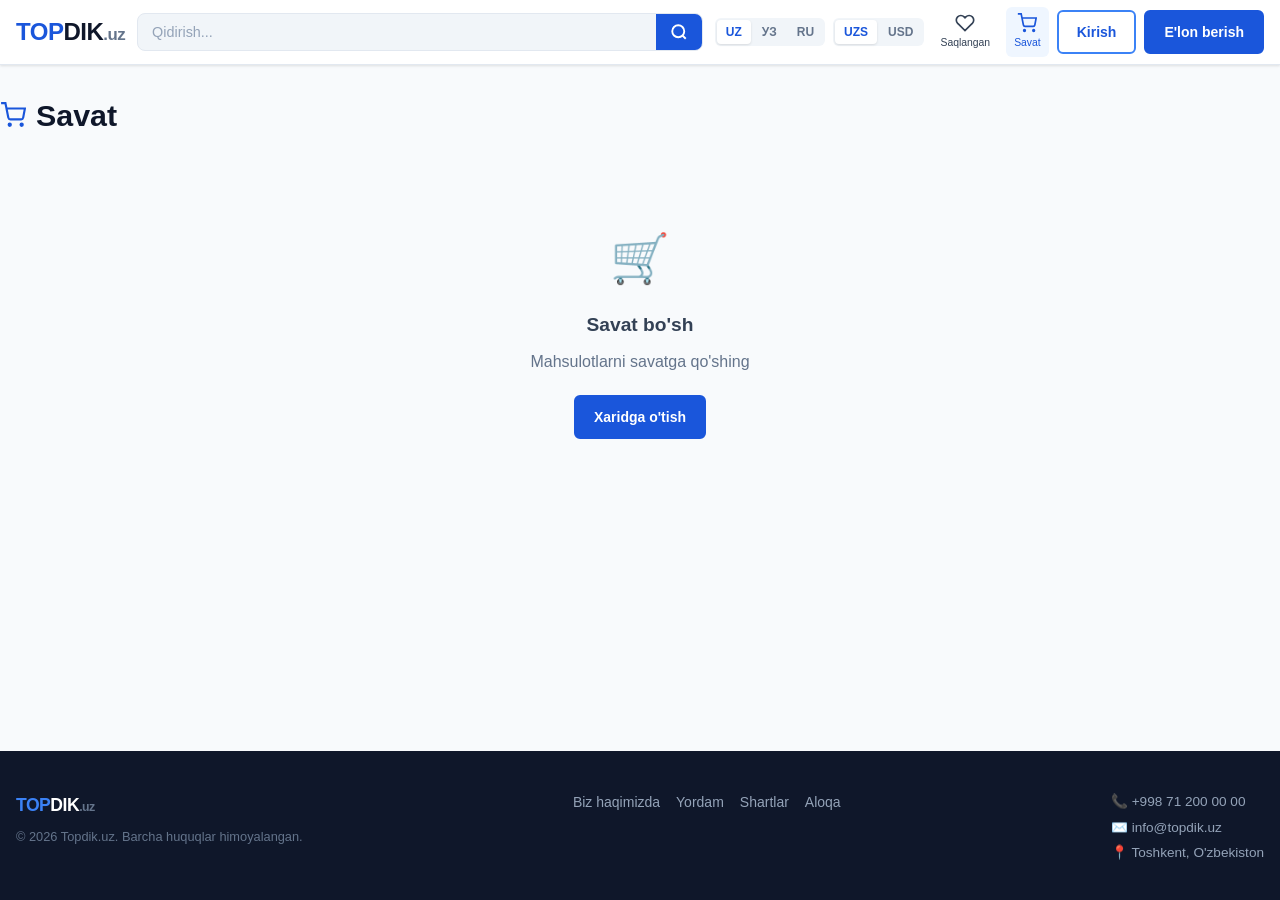
<file: cart.html>
<!DOCTYPE html>
<!-- cart.html — Shopping cart page with item list, total price, and checkout button -->
<html lang="uz">
<head>
  <meta charset="UTF-8">
  <meta name="viewport" content="width=device-width, initial-scale=1.0">
  <title>Savat — Topdik.uz</title>
  <link rel="stylesheet" href="shared.css">
  <link rel="stylesheet" href="cart.css">
</head>
<body data-page="cart">
  <div id="header-container"></div>

  <main>
    <div class="container cart-page">
      <h1 class="page-title">
        <svg viewBox="0 0 24 24" width="26" height="26" fill="none" stroke="currentColor" stroke-width="2" aria-hidden="true"><circle cx="9" cy="21" r="1"/><circle cx="20" cy="21" r="1"/><path d="M1 1h4l2.68 13.39a2 2 0 0 0 2 1.61h9.72a2 2 0 0 0 2-1.61L23 6H6"/></svg>
        Savat
      </h1>

      <div class="cart-layout" id="cart-layout">
        <div class="cart-items" id="cart-items" role="list" aria-live="polite"></div>
        <aside class="cart-summary" id="cart-summary">
          <h2 class="summary-title">Buyurtma xulosasi</h2>
          <div class="summary-row">
            <span id="summary-count">0 ta mahsulot</span>
            <strong id="summary-total">0</strong>
          </div>
          <div class="summary-divider"></div>
          <div class="summary-row summary-row--total">
            <span>Jami:</span>
            <strong id="summary-grand" class="summary-grand">0</strong>
          </div>
          <button class="btn btn--primary btn--full btn--lg" id="checkout-btn" onclick="handleCheckout()">
            Buyurtma berish
          </button>
          <a href="index.html" class="btn btn--ghost btn--full" style="margin-top:8px">Xarid davom etish</a>
        </aside>
      </div>

      <div class="empty-state" id="empty-state" style="display:none">
        <div class="empty-state__icon" aria-hidden="true">🛒</div>
        <h3>Savat bo'sh</h3>
        <p>Mahsulotlarni savatga qo'shing</p>
        <a href="index.html" class="btn btn--primary" style="margin-top:20px">Xaridga o'tish</a>
      </div>
    </div>
  </main>

  <div id="footer-container"></div>
  <div class="toast" id="toast" role="alert" aria-live="assertive"></div>

  <script src="main.js"></script>
  <script>
    function pageInit() { renderCart(); }

    function renderCart() {
      const ids = getCart();
      const all = getAllProducts();
      const items = ids.map(id => all.find(p => p.id === id)).filter(Boolean);

      const cartItems = document.getElementById("cart-items");
      const emptyState = document.getElementById("empty-state");
      const cartLayout = document.getElementById("cart-layout");

      if (items.length === 0) {
        cartLayout.style.display = "none";
        emptyState.style.display = "block";
      } else {
        cartLayout.style.display = "grid";
        emptyState.style.display = "none";
        cartItems.innerHTML = items.map(p => `
          <article class="cart-item" role="listitem" data-id="${p.id}">
            <a href="product.html?id=${p.id}">
              <img src="${p.img}" alt="${p.title}" class="cart-item__img">
            </a>
            <div class="cart-item__info">
              <a href="product.html?id=${p.id}" class="cart-item__title">${p.title}</a>
              <span class="product-card__cat">${p.category}</span>
              <div class="cart-item__price">${formatPrice(p)}</div>
            </div>
            <button class="cart-item__remove btn btn--ghost btn--sm" 
                    aria-label="O'chirish: ${p.title}"
                    onclick="removeItem(${p.id})">
              <svg viewBox="0 0 24 24" width="16" height="16" fill="none" stroke="currentColor" stroke-width="2"><path d="M3 6h18M19 6l-1 14H6L5 6M10 11v6M14 11v6M8 6V4a1 1 0 0 1 1-1h6a1 1 0 0 1 1 1v2"/></svg>
              O'chirish
            </button>
          </article>`).join("");

        updateSummary(items);
      }
    }

    function updateSummary(items) {
      const total = getCurrency() === "usd"
        ? items.reduce((s, p) => s + p.usd, 0)
        : items.reduce((s, p) => s + p.price, 0);
      const label = getCurrency() === "usd" ? `$${total.toLocaleString()}` : `${total.toLocaleString()} so'm`;
      document.getElementById("summary-count").textContent = `${items.length} ta mahsulot`;
      document.getElementById("summary-total").textContent = label;
      document.getElementById("summary-grand").textContent = label;
    }

    function removeItem(id) {
      removeFromCart(id);
      updateBadges();
      renderCart();
    }

    function handleCheckout() {
      const toast = document.getElementById("toast");
      toast.textContent = "🎉 Buyurtma qabul qilindi! Tez orada siz bilan bog'lanamiz.";
      toast.classList.add("show");
      localStorage.removeItem("td_cart");
      updateBadges();
      setTimeout(() => { toast.classList.remove("show"); renderCart(); }, 3000);
    }
  </script>
</body>
</html>
</file>
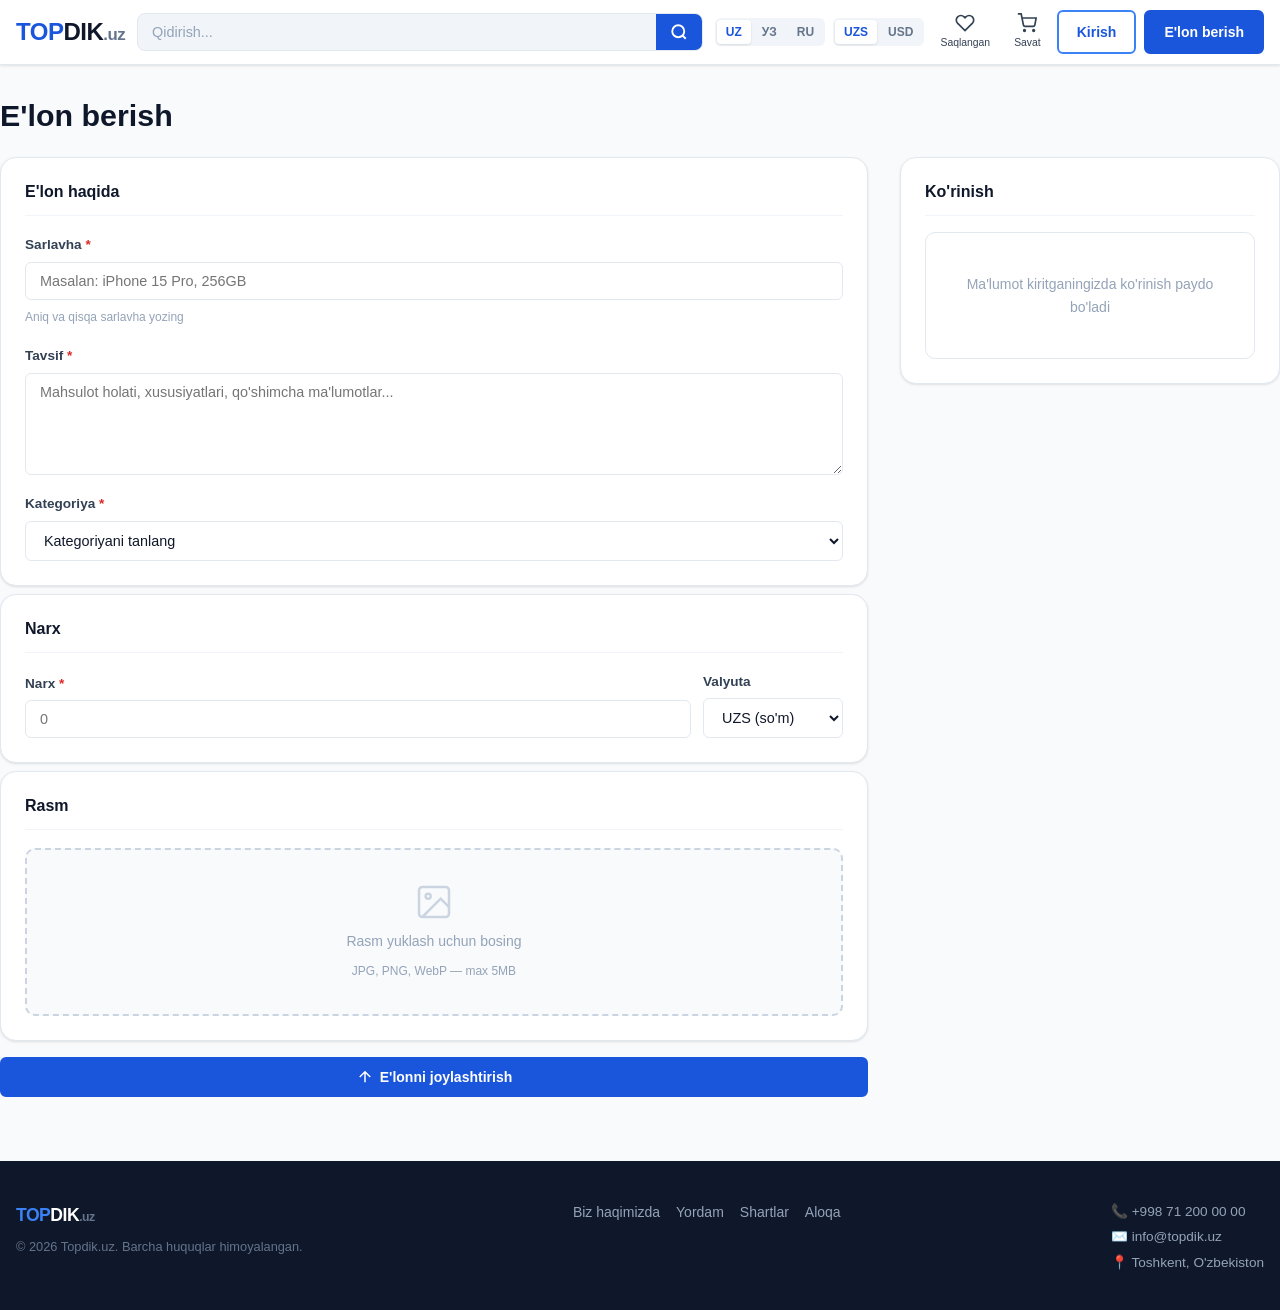
<file: create-ad.html>
<!DOCTYPE html>
<!-- create-ad.html — Post a new ad form with image preview and demo product creation -->
<html lang="uz">
<head>
  <meta charset="UTF-8">
  <meta name="viewport" content="width=device-width, initial-scale=1.0">
  <title>E'lon berish — Topdik.uz</title>
  <link rel="stylesheet" href="shared.css">
  <link rel="stylesheet" href="create-ad.css">
</head>
<body data-page="create-ad">
  <div id="header-container"></div>

  <main>
    <div class="container ad-page">
      <h1 class="page-title">E'lon berish</h1>

      <div class="ad-layout">
        <!-- Form -->
        <form class="ad-form" id="ad-form" novalidate aria-label="Create advertisement form">

          <div class="form-section">
            <h2 class="form-section__title">E'lon haqida</h2>

            <div class="form-group">
              <label class="form-label" for="ad-title">Sarlavha <span class="required" aria-hidden="true">*</span></label>
              <input type="text" id="ad-title" class="form-input" 
                     placeholder="Masalan: iPhone 15 Pro, 256GB"
                     maxlength="100" required aria-required="true">
              <span class="form-hint">Aniq va qisqa sarlavha yozing</span>
            </div>

            <div class="form-group">
              <label class="form-label" for="ad-desc">Tavsif <span class="required" aria-hidden="true">*</span></label>
              <textarea id="ad-desc" class="form-textarea" 
                        placeholder="Mahsulot holati, xususiyatlari, qo'shimcha ma'lumotlar..."
                        rows="5" required aria-required="true"></textarea>
            </div>

            <div class="form-group">
              <label class="form-label" for="ad-cat">Kategoriya <span class="required" aria-hidden="true">*</span></label>
              <select id="ad-cat" class="form-select" required aria-required="true">
                <option value="">Kategoriyani tanlang</option>
              </select>
            </div>
          </div>

          <div class="form-section">
            <h2 class="form-section__title">Narx</h2>
            <div class="price-row">
              <div class="form-group" style="flex:1">
                <label class="form-label" for="ad-price">Narx <span class="required" aria-hidden="true">*</span></label>
                <input type="number" id="ad-price" class="form-input" placeholder="0" min="0" required aria-required="true">
              </div>
              <div class="form-group">
                <label class="form-label" for="ad-currency">Valyuta</label>
                <select id="ad-currency" class="form-select">
                  <option value="uzs">UZS (so'm)</option>
                  <option value="usd">USD ($)</option>
                </select>
              </div>
            </div>
          </div>

          <div class="form-section">
            <h2 class="form-section__title">Rasm</h2>
            <div class="upload-area" id="upload-area" role="button" tabindex="0" 
                 aria-label="Upload image" aria-describedby="upload-hint">
              <div class="upload-area__placeholder" id="upload-placeholder">
                <svg viewBox="0 0 24 24" width="40" height="40" fill="none" stroke="currentColor" stroke-width="1.5" aria-hidden="true"><rect x="3" y="3" width="18" height="18" rx="2" ry="2"/><circle cx="8.5" cy="8.5" r="1.5"/><polyline points="21 15 16 10 5 21"/></svg>
                <p>Rasm yuklash uchun bosing</p>
                <span id="upload-hint" class="form-hint">JPG, PNG, WebP — max 5MB</span>
              </div>
              <img id="image-preview" class="upload-preview" alt="Preview" style="display:none">
              <input type="file" id="ad-image" accept="image/*" style="display:none" aria-label="Choose image file">
            </div>
            <button type="button" class="btn btn--ghost btn--sm" id="clear-img" style="display:none;margin-top:8px">
              Rasmni o'chirish
            </button>
          </div>

          <div class="form-actions">
            <button type="submit" class="btn btn--primary btn--lg btn--full" id="submit-btn">
              <svg viewBox="0 0 24 24" width="18" height="18" fill="none" stroke="currentColor" stroke-width="2" aria-hidden="true"><path d="M12 5v14M5 12l7-7 7 7"/></svg>
              E'lonni joylashtirish
            </button>
          </div>

          <div class="form-error" id="form-error" role="alert" style="display:none"></div>
        </form>

        <!-- Preview -->
        <div class="ad-preview-panel" aria-label="Live preview" aria-live="polite">
          <h2 class="form-section__title">Ko'rinish</h2>
          <div id="ad-preview" class="ad-preview-card">
            <div class="preview-placeholder">
              <p>Ma'lumot kiritganingizda ko'rinish paydo bo'ladi</p>
            </div>
          </div>
        </div>
      </div>
    </div>
  </main>

  <div id="footer-container"></div>
  <div class="toast" id="toast" role="alert" aria-live="assertive"></div>

  <script src="main.js"></script>
  <script>
    let previewImgData = null;

    function pageInit() {
      // Populate categories
      const catSelect = document.getElementById("ad-cat");
      CATEGORIES.forEach(cat => {
        const opt = document.createElement("option");
        opt.value = cat.slug;
        opt.textContent = cat.name;
        catSelect.appendChild(opt);
      });

      // Live preview
      ["ad-title","ad-desc","ad-cat","ad-price","ad-currency"].forEach(id => {
        document.getElementById(id).addEventListener("input", updatePreview);
        document.getElementById(id).addEventListener("change", updatePreview);
      });

      // Image upload
      const uploadArea = document.getElementById("upload-area");
      const fileInput  = document.getElementById("ad-image");

      uploadArea.addEventListener("click", () => fileInput.click());
      uploadArea.addEventListener("keydown", e => { if (e.key === "Enter" || e.key === " ") fileInput.click(); });

      uploadArea.addEventListener("dragover", e => { e.preventDefault(); uploadArea.classList.add("drag-over"); });
      uploadArea.addEventListener("dragleave", () => uploadArea.classList.remove("drag-over"));
      uploadArea.addEventListener("drop", e => {
        e.preventDefault();
        uploadArea.classList.remove("drag-over");
        const file = e.dataTransfer.files[0];
        if (file) handleFile(file);
      });

      fileInput.addEventListener("change", () => {
        if (fileInput.files[0]) handleFile(fileInput.files[0]);
      });

      document.getElementById("clear-img").addEventListener("click", clearImage);

      // Form submit
      document.getElementById("ad-form").addEventListener("submit", handleSubmit);
    }

    function handleFile(file) {
      if (!file.type.startsWith("image/")) { showError("Faqat rasm fayli yuklang"); return; }
      if (file.size > 5 * 1024 * 1024) { showError("Fayl hajmi 5MB dan katta"); return; }

      const reader = new FileReader();
      reader.onload = e => {
        previewImgData = e.target.result;
        document.getElementById("image-preview").src = previewImgData;
        document.getElementById("image-preview").style.display = "block";
        document.getElementById("upload-placeholder").style.display = "none";
        document.getElementById("clear-img").style.display = "inline-flex";
        updatePreview();
      };
      reader.readAsDataURL(file);
    }

    function clearImage() {
      previewImgData = null;
      document.getElementById("ad-image").value = "";
      document.getElementById("image-preview").style.display = "none";
      document.getElementById("upload-placeholder").style.display = "flex";
      document.getElementById("clear-img").style.display = "none";
      updatePreview();
    }

    function updatePreview() {
      const title    = document.getElementById("ad-title").value.trim();
      const desc     = document.getElementById("ad-desc").value.trim();
      const cat      = document.getElementById("ad-cat").value;
      const price    = document.getElementById("ad-price").value;
      const currency = document.getElementById("ad-currency").value;

      const previewEl = document.getElementById("ad-preview");

      if (!title && !price) {
        previewEl.innerHTML = `<div class="preview-placeholder"><p>Ma'lumot kiritganingizda ko'rinish paydo bo'ladi</p></div>`;
        return;
      }

      const imgSrc = previewImgData || `https://picsum.photos/seed/preview${Date.now()%100}/400/300`;
      const priceStr = price
        ? (currency === "usd" ? `$${Number(price).toLocaleString()}` : `${Number(price).toLocaleString()} so'm`)
        : "—";

      previewEl.innerHTML = `
        <div class="product-card" style="box-shadow:none;border:none;max-width:none">
          <div class="product-card__img-wrap" style="aspect-ratio:16/9">
            <img src="${imgSrc}" alt="Preview" class="product-card__img">
          </div>
          <div class="product-card__body">
            <span class="product-card__cat">${cat || "Kategoriya"}</span>
            <p class="product-card__title" style="-webkit-line-clamp:3">${title || "Sarlavha"}</p>
            ${desc ? `<p style="font-size:.8rem;color:var(--gray-500);margin-top:4px;display:-webkit-box;-webkit-line-clamp:2;-webkit-box-orient:vertical;overflow:hidden">${desc}</p>` : ""}
            <div class="product-card__footer">
              <strong class="product-card__price">${priceStr}</strong>
            </div>
          </div>
        </div>`;
    }

    function showError(msg) {
      const el = document.getElementById("form-error");
      el.textContent = "⚠️ " + msg;
      el.style.display = "block";
      setTimeout(() => el.style.display = "none", 4000);
    }

    function handleSubmit(e) {
      e.preventDefault();
      const title    = document.getElementById("ad-title").value.trim();
      const desc     = document.getElementById("ad-desc").value.trim();
      const cat      = document.getElementById("ad-cat").value;
      const price    = parseFloat(document.getElementById("ad-price").value);
      const currency = document.getElementById("ad-currency").value;

      if (!title)    { showError("Sarlavha kiriting"); return; }
      if (!desc)     { showError("Tavsif kiriting"); return; }
      if (!cat)      { showError("Kategoriya tanlang"); return; }
      if (!price || price <= 0) { showError("To'g'ri narx kiriting"); return; }

      const extra = getExtra();
      const newId = 10000 + extra.length + 1;
      const newProduct = {
        id: newId,
        title, desc, category: cat,
        price: currency === "usd" ? Math.round(price * 12700) : price,
        usd:   currency === "usd" ? price : Math.round(price / 12700),
        user:  getUser() || "mehmondo",
        img:   previewImgData || `https://picsum.photos/seed/ad${newId}/400/300`,
      };

      extra.push(newProduct);
      localStorage.setItem("td_extra", JSON.stringify(extra));

      const toast = document.getElementById("toast");
      toast.textContent = "✓ E'lon joylashtirildi!";
      toast.classList.add("show");

      setTimeout(() => {
        toast.classList.remove("show");
        window.location.href = `product.html?id=${newId}`;
      }, 1800);
    }
  </script>
</body>
</html>
</file>
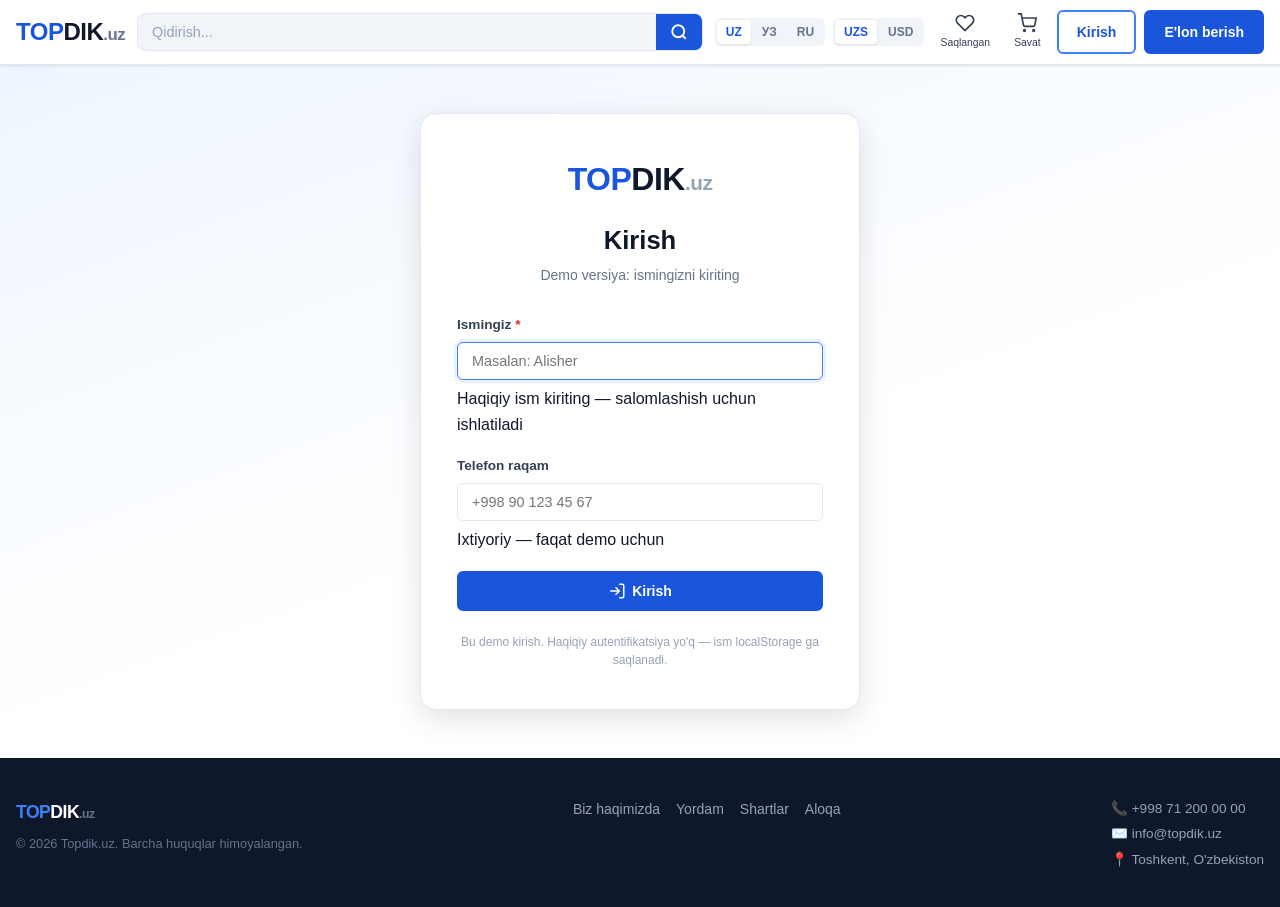
<file: login.html>
<!DOCTYPE html>
<!-- login.html — Fake login page: enter name to save in localStorage and display in header -->
<html lang="uz">
<head>
  <meta charset="UTF-8">
  <meta name="viewport" content="width=device-width, initial-scale=1.0">
  <title>Kirish — Topdik.uz</title>
  <link rel="stylesheet" href="shared.css">
  <link rel="stylesheet" href="login.css">
</head>
<body data-page="login">
  <div id="header-container"></div>

  <main class="login-main">
    <div class="login-card" role="main">
      <div class="login-logo" aria-hidden="true">
        <span class="logo-top">TOP</span><span class="logo-dik">DIK</span><span class="logo-uz">.uz</span>
      </div>
      <h1 class="login-title">Kirish</h1>
      <p class="login-sub">Demo versiya: ismingizni kiriting</p>

      <!-- Already logged in state -->
      <div id="logged-in-state" style="display:none" class="logged-in-state">
        <div class="avatar" id="avatar-display" aria-hidden="true">A</div>
        <p class="logged-name" id="logged-name">Foydalanuvchi</p>
        <p class="logged-label">Siz tizimga kirgansiz</p>
        <button class="btn btn--outline btn--full" id="logout-btn">
          <svg viewBox="0 0 24 24" width="16" height="16" fill="none" stroke="currentColor" stroke-width="2" aria-hidden="true"><path d="M9 21H5a2 2 0 0 1-2-2V5a2 2 0 0 1 2-2h4M16 17l5-5-5-5M21 12H9"/></svg>
          Chiqish
        </button>
        <a href="index.html" class="btn btn--primary btn--full">Bosh sahifaga</a>
      </div>

      <!-- Login form -->
      <form id="login-form" class="login-form" novalidate aria-label="Login form">
        <div class="form-group">
          <label class="form-label" for="username">Ismingiz <span aria-hidden="true" style="color:var(--red)">*</span></label>
          <input type="text" id="username" class="form-input" 
                 placeholder="Masalan: Alisher"
                 maxlength="50" required aria-required="true"
                 autocomplete="name" autofocus>
          <span class="form-hint">Haqiqiy ism kiriting — salomlashish uchun ishlatiladi</span>
        </div>

        <div class="form-group">
          <label class="form-label" for="phone">Telefon raqam</label>
          <input type="tel" id="phone" class="form-input" placeholder="+998 90 123 45 67"
                 autocomplete="tel">
          <span class="form-hint">Ixtiyoriy — faqat demo uchun</span>
        </div>

        <div class="form-error" id="login-error" role="alert" style="display:none"></div>

        <button type="submit" class="btn btn--primary btn--full btn--lg" id="login-btn">
          <svg viewBox="0 0 24 24" width="18" height="18" fill="none" stroke="currentColor" stroke-width="2" aria-hidden="true"><path d="M15 3h4a2 2 0 0 1 2 2v14a2 2 0 0 1-2 2h-4M10 17l5-5-5-5M15 12H3"/></svg>
          Kirish
        </button>

        <p class="login-disclaimer">
          Bu demo kirish. Haqiqiy autentifikatsiya yo'q — ism localStorage ga saqlanadi.
        </p>
      </form>
    </div>
  </main>

  <div id="footer-container"></div>

  <script src="main.js"></script>
  <script>
    function pageInit() {
      const user = getUser();

      if (user) {
        document.getElementById("login-form").style.display = "none";
        const loggedIn = document.getElementById("logged-in-state");
        loggedIn.style.display = "flex";
        document.getElementById("logged-name").textContent = user;
        document.getElementById("avatar-display").textContent = user.charAt(0).toUpperCase();

        document.getElementById("logout-btn").addEventListener("click", () => {
          localStorage.removeItem("td_user");
          location.reload();
        });
      }

      document.getElementById("login-form").addEventListener("submit", e => {
        e.preventDefault();
        const name = document.getElementById("username").value.trim();
        if (!name) {
          const err = document.getElementById("login-error");
          err.textContent = "⚠️ Ismingizni kiriting";
          err.style.display = "block";
          return;
        }
        localStorage.setItem("td_user", name);
        // Show success briefly then redirect
        const btn = document.getElementById("login-btn");
        btn.textContent = `✓ Xush kelibsiz, ${name}!`;
        btn.className = btn.className.replace("btn--primary","btn--success");
        setTimeout(() => window.location.href = "index.html", 1200);
      });
    }
  </script>
</body>
</html>
</file>
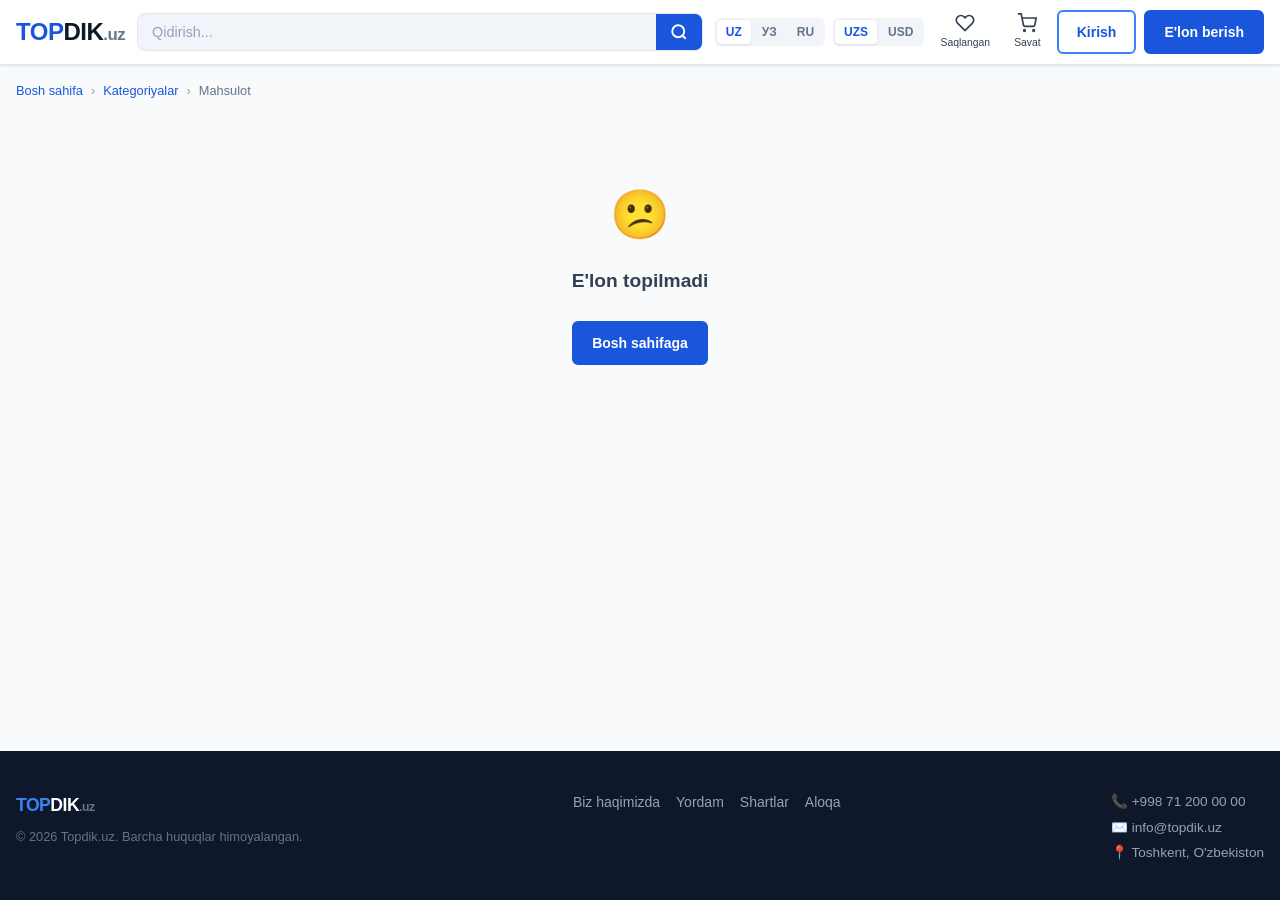
<file: product.html>
<!DOCTYPE html>
<!-- product.html — Single product detail page with full info, save and cart actions -->
<html lang="uz">
<head>
  <meta charset="UTF-8">
  <meta name="viewport" content="width=device-width, initial-scale=1.0">
  <title>Mahsulot — Topdik.uz</title>
  <link rel="stylesheet" href="shared.css">
  <link rel="stylesheet" href="product.css">
</head>
<body data-page="product">
  <div id="header-container"></div>

  <main>
    <div class="container">
      <nav class="breadcrumb" aria-label="Breadcrumb">
        <a href="index.html">Bosh sahifa</a>
        <span aria-hidden="true">›</span>
        <a href="categories.html" id="bc-cat">Kategoriyalar</a>
        <span aria-hidden="true">›</span>
        <span id="bc-title" aria-current="page">Mahsulot</span>
      </nav>

      <div class="product-layout" id="product-layout" aria-live="polite">
        <!-- Rendered by JS -->
      </div>

      <section class="related-section" id="related-section" style="display:none">
        <h2 class="related-title">O'xshash e'lonlar</h2>
        <div class="products-grid" id="related-grid"></div>
      </section>
    </div>
  </main>

  <div id="footer-container"></div>

  <script src="main.js"></script>
  <script>
    function pageInit() {
      const params = new URLSearchParams(window.location.search);
      const id = parseInt(params.get("id"));
      const product = getAllProducts().find(p => p.id === id);

      if (!product) {
        document.getElementById("product-layout").innerHTML = `
          <div class="empty-state">
            <div class="empty-state__icon">😕</div>
            <h3>E'lon topilmadi</h3>
            <p><a href="index.html" class="btn btn--primary" style="margin-top:16px">Bosh sahifaga</a></p>
          </div>`;
        return;
      }

      document.title = `${product.title} — Topdik.uz`;
      document.getElementById("bc-cat").href = `categories.html?cat=${encodeURIComponent(product.category)}`;
      document.getElementById("bc-cat").textContent = product.category;
      document.getElementById("bc-title").textContent = product.title;

      const sv = isSaved(product.id);
      const ic = isInCart(product.id);

      document.getElementById("product-layout").innerHTML = `
        <div class="product-detail">
          <div class="product-detail__gallery">
            <img src="${product.img}" alt="${product.title}" class="product-detail__img" id="main-img">
            <div class="product-detail__thumbs">
              ${[product.img, product.img.replace(/\/seed\/[^/]+/, '/seed/alt1'), product.img.replace(/\/seed\/[^/]+/, '/seed/alt2')]
                .map((src, i) => `<img src="${src}&grayscale=${i>0?1:0}" alt="View ${i+1}" class="thumb${i===0?' active':''}" onclick="switchImg(this, '${src}&grayscale=0')">`).join("")}
            </div>
          </div>

          <div class="product-detail__info">
            <div class="product-detail__meta">
              <a href="categories.html?cat=${encodeURIComponent(product.category)}" class="product-card__cat">${product.category}</a>
            </div>
            <h1 class="product-detail__title">${product.title}</h1>
            <div class="product-detail__price">${formatPrice(product)}</div>
            <p class="product-detail__desc">${product.desc}</p>

            <div class="product-detail__seller">
              <div class="seller-avatar" aria-hidden="true">${product.user.charAt(0).toUpperCase()}</div>
              <div class="seller-info">
                <span class="seller-name">${product.user.replace(/_/g, ' ')}</span>
                <span class="seller-label">Sotuvchi</span>
              </div>
            </div>

            <div class="product-detail__actions">
              <button class="btn btn--primary btn--lg btn--full" id="cart-btn" onclick="handleDetailCart(${product.id})">
                <svg viewBox="0 0 24 24" width="18" height="18" fill="none" stroke="currentColor" stroke-width="2"><circle cx="9" cy="21" r="1"/><circle cx="20" cy="21" r="1"/><path d="M1 1h4l2.68 13.39a2 2 0 0 0 2 1.61h9.72a2 2 0 0 0 2-1.61L23 6H6"/></svg>
                ${ic ? '✓ Savatda' : 'Savatga qo\'shish'}
              </button>
              <button class="btn btn--outline btn--lg product-detail__save-btn${sv?' saved':''}" id="save-btn" onclick="handleDetailSave(${product.id})">
                <svg viewBox="0 0 24 24" width="18" height="18" fill="${sv?'currentColor':'none'}" stroke="currentColor" stroke-width="2"><path d="M20.84 4.61a5.5 5.5 0 0 0-7.78 0L12 5.67l-1.06-1.06a5.5 5.5 0 0 0-7.78 7.78l1.06 1.06L12 21.23l7.78-7.78 1.06-1.06a5.5 5.5 0 0 0 0-7.78z"/></svg>
                ${sv ? 'Saqlangan' : 'Saqlash'}
              </button>
            </div>

            <div class="product-detail__contact">
              <button class="btn btn--ghost btn--full">📞 Telefon ko'rsatish</button>
            </div>
          </div>
        </div>`;

      // Related products
      const related = getAllProducts().filter(p => p.category === product.category && p.id !== product.id).slice(0, 4);
      if (related.length > 0) {
        const sec = document.getElementById("related-section");
        sec.style.display = "block";
        document.getElementById("related-grid").innerHTML = related.map(p => productCardHTML(p)).join("");
      }
    }

    function switchImg(thumb, src) {
      document.getElementById("main-img").src = src;
      document.querySelectorAll(".thumb").forEach(t => t.classList.remove("active"));
      thumb.classList.add("active");
    }

    function handleDetailCart(id) {
      addToCart(id);
      const btn = document.getElementById("cart-btn");
      btn.innerHTML = `<svg viewBox="0 0 24 24" width="18" height="18" fill="none" stroke="currentColor" stroke-width="2"><circle cx="9" cy="21" r="1"/><circle cx="20" cy="21" r="1"/><path d="M1 1h4l2.68 13.39a2 2 0 0 0 2 1.61h9.72a2 2 0 0 0 2-1.61L23 6H6"/></svg> ✓ Savatda`;
      btn.className = btn.className.replace("btn--primary","btn--success");
      updateBadges();
    }

    function handleDetailSave(id) {
      const added = toggleSaved(id);
      const btn = document.getElementById("save-btn");
      btn.classList.toggle("saved", added);
      const svg = btn.querySelector("svg");
      svg.setAttribute("fill", added ? "currentColor" : "none");
      btn.childNodes[btn.childNodes.length - 1].textContent = added ? " Saqlangan" : " Saqlash";
      updateBadges();
    }
  </script>
</body>
</html>
</file>
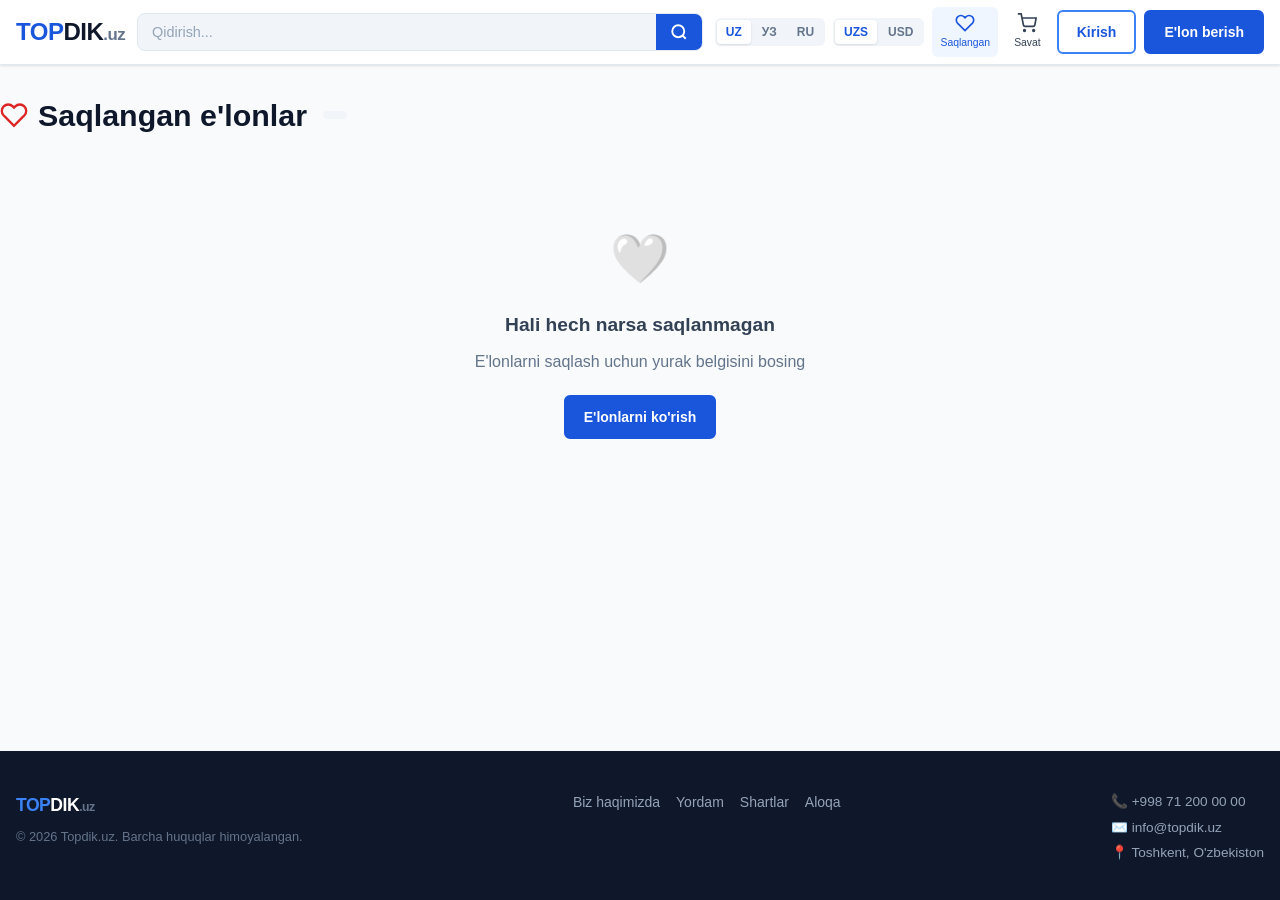
<file: saved.html>
<!DOCTYPE html>
<!-- saved.html — Saved/wishlist items page, stored in localStorage -->
<html lang="uz">
<head>
  <meta charset="UTF-8">
  <meta name="viewport" content="width=device-width, initial-scale=1.0">
  <title>Saqlangan — Topdik.uz</title>
  <link rel="stylesheet" href="shared.css">
  <link rel="stylesheet" href="saved.css">
</head>
<body data-page="saved">
  <div id="header-container"></div>

  <main>
    <div class="container saved-page">
      <div class="page-header">
        <h1 class="page-title">
          <svg viewBox="0 0 24 24" width="28" height="28" fill="none" stroke="currentColor" stroke-width="2" aria-hidden="true"><path d="M20.84 4.61a5.5 5.5 0 0 0-7.78 0L12 5.67l-1.06-1.06a5.5 5.5 0 0 0-7.78 7.78l1.06 1.06L12 21.23l7.78-7.78 1.06-1.06a5.5 5.5 0 0 0 0-7.78z"/></svg>
          Saqlangan e'lonlar
        </h1>
        <span class="page-count" id="saved-count" aria-live="polite"></span>
      </div>

      <div class="products-grid" id="saved-grid" role="list" aria-live="polite"></div>

      <div class="empty-state" id="empty-state" style="display:none">
        <div class="empty-state__icon" aria-hidden="true">🤍</div>
        <h3>Hali hech narsa saqlanmagan</h3>
        <p>E'lonlarni saqlash uchun yurak belgisini bosing</p>
        <a href="index.html" class="btn btn--primary" style="margin-top:20px">E'lonlarni ko'rish</a>
      </div>
    </div>
  </main>

  <div id="footer-container"></div>

  <script src="main.js"></script>
  <script>
    function pageInit() { renderSaved(); }

    function renderSaved() {
      const ids = getSaved();
      const all = getAllProducts();
      const items = ids.map(id => all.find(p => p.id === id)).filter(Boolean);

      document.getElementById("saved-count").textContent = items.length ? `${items.length} ta e'lon` : "";

      if (items.length === 0) {
        document.getElementById("saved-grid").innerHTML = "";
        document.getElementById("empty-state").style.display = "block";
      } else {
        document.getElementById("empty-state").style.display = "none";
        document.getElementById("saved-grid").innerHTML = items.map(p => productCardHTML(p)).join("");
      }
    }

    // Re-render after unsave so card disappears
    const _orig = window.handleSave;
    window.handleSave = (e, id) => {
      _orig(e, id);
      setTimeout(renderSaved, 300);
    };
  </script>
</body>
</html>
</file>
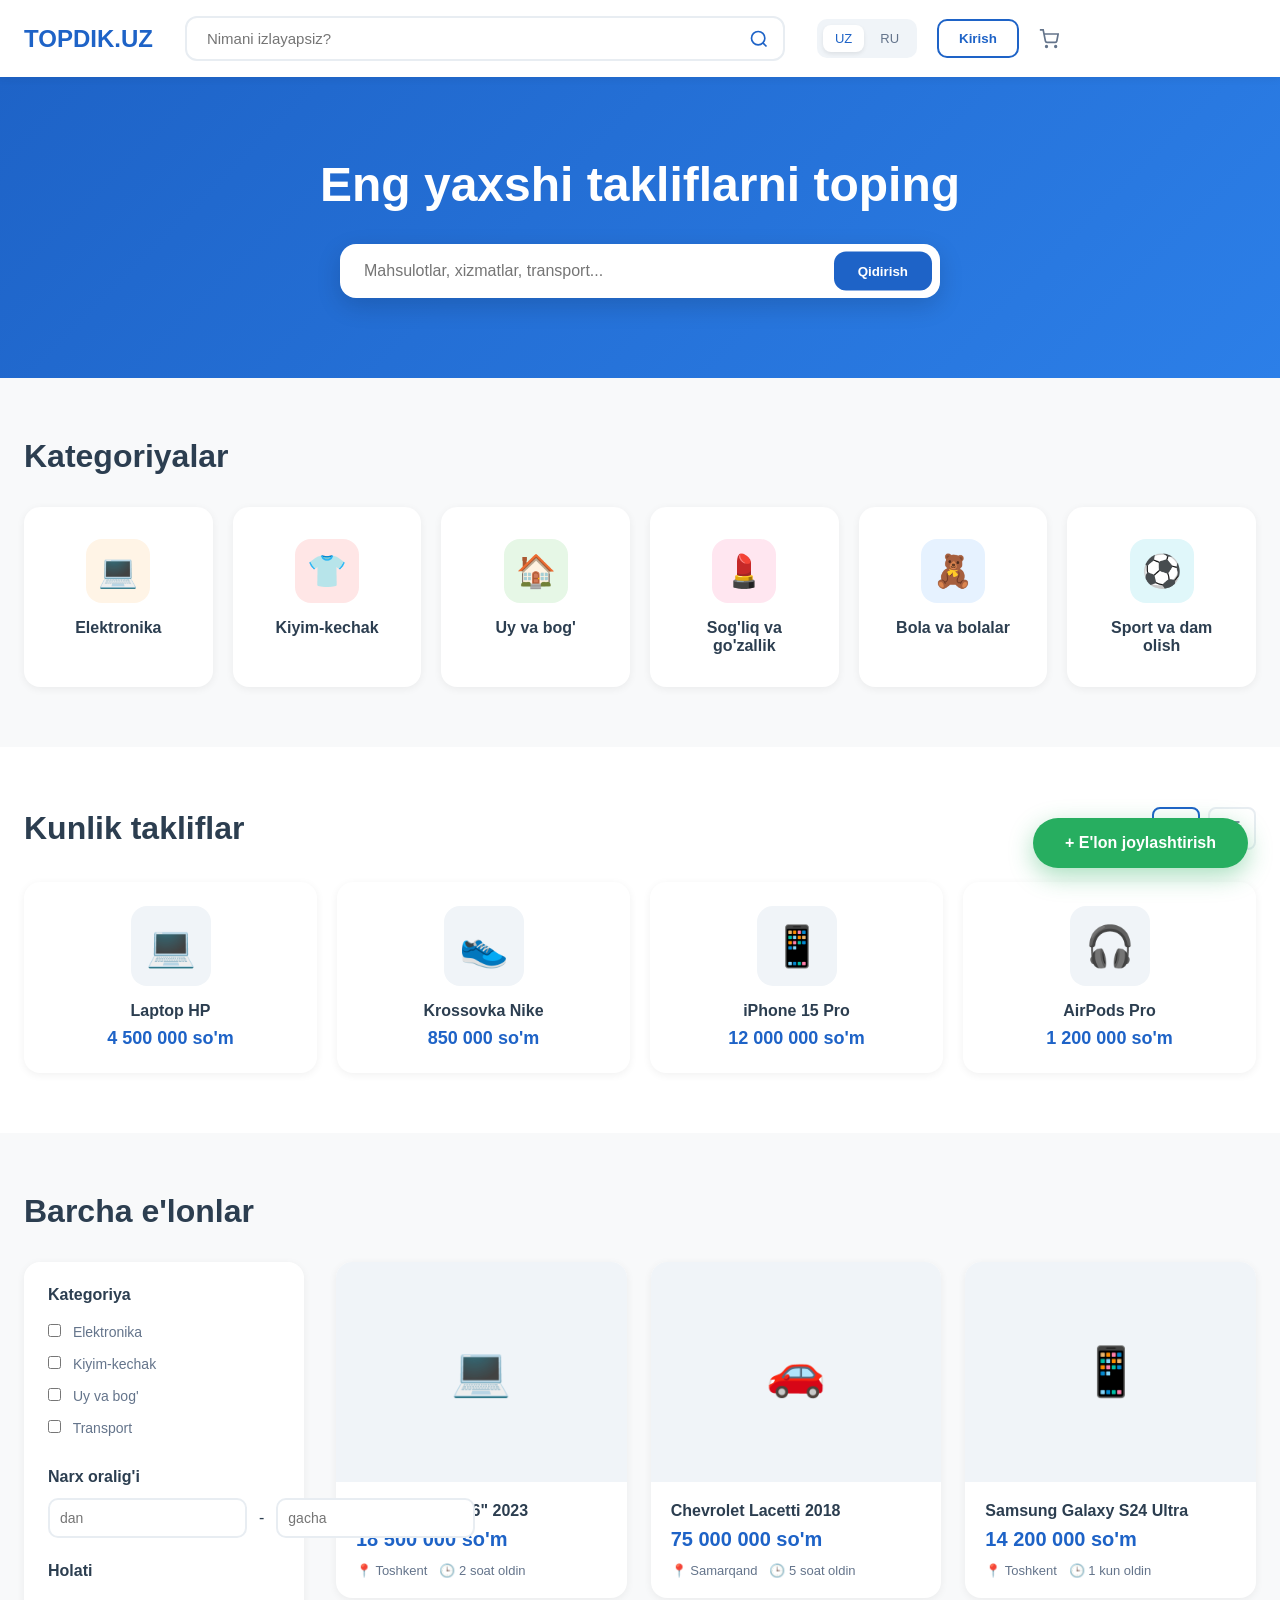
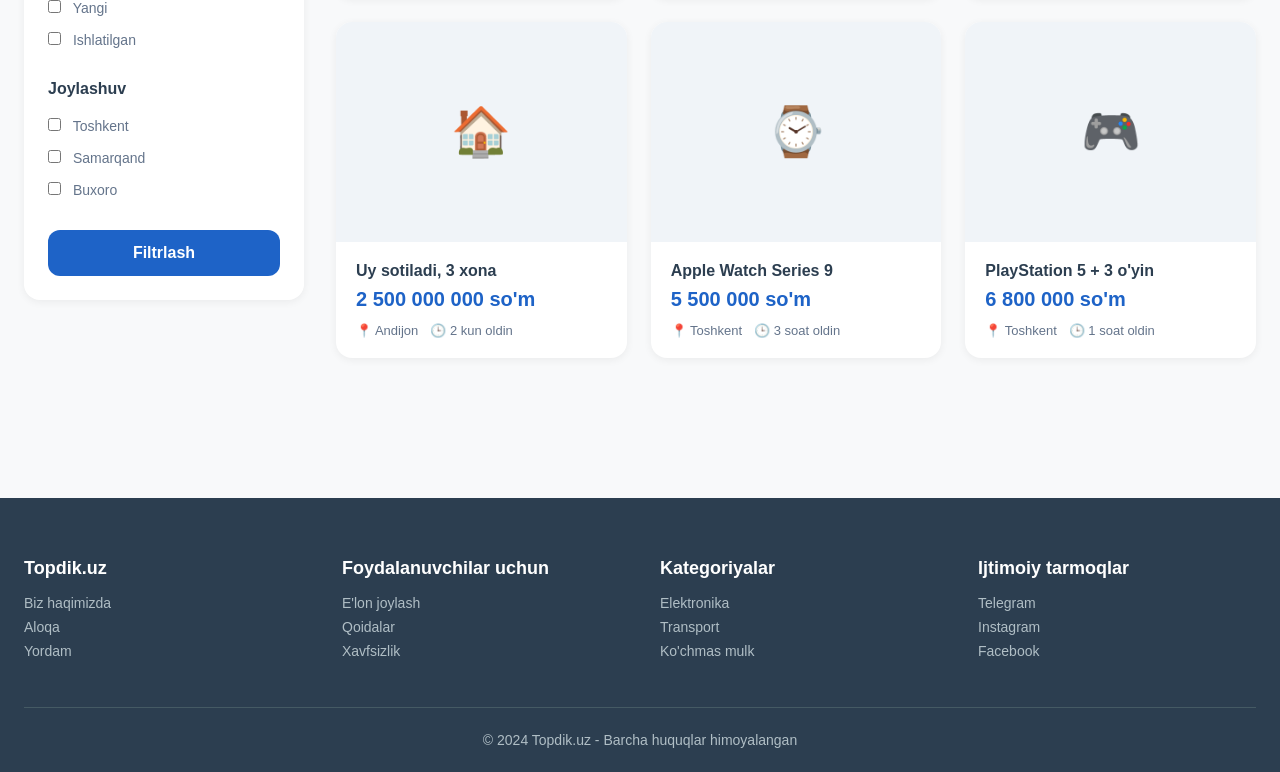
<file: topdik_marketplace.html>
<!DOCTYPE html>
<html lang="uz">
<head>
    <meta charset="UTF-8">
    <meta name="viewport" content="width=device-width, initial-scale=1.0">
    <title>Topdik.uz - Eng yaxshi takliflarni toping</title>
    <style>
        * {
            margin: 0;
            padding: 0;
            box-sizing: border-box;
        }

        body {
            font-family: -apple-system, BlinkMacSystemFont, 'Segoe UI', Roboto, 'Helvetica Neue', Arial, sans-serif;
            background: #F8F9FA;
            color: #2C3E50;
        }

        /* Navigation */
        .navbar {
            background: white;
            padding: 16px 0;
            box-shadow: 0 2px 8px rgba(0, 0, 0, 0.06);
            position: sticky;
            top: 0;
            z-index: 100;
        }

        .nav-container {
            max-width: 1280px;
            margin: 0 auto;
            padding: 0 24px;
            display: flex;
            align-items: center;
            gap: 32px;
        }

        .logo {
            font-size: 24px;
            font-weight: 700;
            color: #1E63C7;
            text-decoration: none;
            white-space: nowrap;
        }

        .search-bar {
            flex: 1;
            max-width: 600px;
            position: relative;
        }

        .search-bar input {
            width: 100%;
            padding: 12px 48px 12px 20px;
            border: 2px solid #E8EDF2;
            border-radius: 12px;
            font-size: 15px;
            transition: all 0.2s;
        }

        .search-bar input:focus {
            outline: none;
            border-color: #1E63C7;
        }

        .search-icon {
            position: absolute;
            right: 16px;
            top: 50%;
            transform: translateY(-50%);
            color: #1E63C7;
        }

        .nav-actions {
            display: flex;
            align-items: center;
            gap: 20px;
        }

        .lang-switch {
            display: flex;
            gap: 4px;
            background: #F0F4F8;
            padding: 6px;
            border-radius: 10px;
        }

        .lang-btn {
            padding: 6px 12px;
            border: none;
            background: transparent;
            border-radius: 8px;
            cursor: pointer;
            font-size: 13px;
            font-weight: 500;
            color: #64748B;
            transition: all 0.2s;
        }

        .lang-btn.active {
            background: white;
            color: #1E63C7;
            box-shadow: 0 2px 4px rgba(0, 0, 0, 0.08);
        }

        .btn-login {
            padding: 10px 20px;
            border: 2px solid #1E63C7;
            background: white;
            color: #1E63C7;
            border-radius: 10px;
            font-weight: 600;
            cursor: pointer;
            transition: all 0.2s;
        }

        .btn-login:hover {
            background: #1E63C7;
            color: white;
        }

        .cart-icon {
            width: 20px;
            height: 20px;
            color: #64748B;
            cursor: pointer;
        }

        /* Hero Section */
        .hero {
            background: linear-gradient(135deg, #1E63C7 0%, #2C7FE8 100%);
            padding: 80px 24px;
            text-align: center;
            color: white;
        }

        .hero-content {
            max-width: 800px;
            margin: 0 auto;
        }

        .hero h1 {
            font-size: 48px;
            margin-bottom: 32px;
            font-weight: 700;
        }

        .hero-search {
            position: relative;
            max-width: 600px;
            margin: 0 auto;
        }

        .hero-search input {
            width: 100%;
            padding: 18px 60px 18px 24px;
            border: none;
            border-radius: 16px;
            font-size: 16px;
            box-shadow: 0 8px 24px rgba(0, 0, 0, 0.15);
        }

        .hero-search button {
            position: absolute;
            right: 8px;
            top: 50%;
            transform: translateY(-50%);
            padding: 12px 24px;
            background: #1E63C7;
            color: white;
            border: none;
            border-radius: 12px;
            font-weight: 600;
            cursor: pointer;
        }

        /* Container */
        .container {
            max-width: 1280px;
            margin: 0 auto;
            padding: 0 24px;
        }

        /* Categories Section */
        .section {
            padding: 60px 0;
        }

        .section-header {
            display: flex;
            justify-content: space-between;
            align-items: center;
            margin-bottom: 32px;
        }

        .section-title {
            font-size: 32px;
            font-weight: 700;
            color: #2C3E50;
        }

        .categories-grid {
            display: grid;
            grid-template-columns: repeat(auto-fit, minmax(180px, 1fr));
            gap: 20px;
        }

        .category-card {
            background: white;
            padding: 32px 24px;
            border-radius: 16px;
            text-align: center;
            cursor: pointer;
            transition: all 0.3s;
            box-shadow: 0 2px 8px rgba(0, 0, 0, 0.06);
        }

        .category-card:hover {
            transform: translateY(-4px);
            box-shadow: 0 8px 20px rgba(0, 0, 0, 0.12);
        }

        .category-icon {
            width: 64px;
            height: 64px;
            margin: 0 auto 16px;
            border-radius: 16px;
            display: flex;
            align-items: center;
            justify-content: center;
            font-size: 32px;
        }

        .cat-electronics { background: #FFF4E6; color: #FF8C00; }
        .cat-fashion { background: #FFE6E6; color: #E74C3C; }
        .cat-home { background: #E6F7E6; color: #27AE60; }
        .cat-beauty { background: #FFE6F0; color: #E91E63; }
        .cat-kids { background: #E6F2FF; color: #2196F3; }
        .cat-sports { background: #E0F7FA; color: #00BCD4; }

        .category-name {
            font-size: 16px;
            font-weight: 600;
            color: #2C3E50;
        }

        /* Daily Offers */
        .offers-grid {
            display: grid;
            grid-template-columns: repeat(auto-fill, minmax(240px, 1fr));
            gap: 20px;
        }

        .offer-card {
            background: white;
            border-radius: 16px;
            padding: 24px;
            text-align: center;
            cursor: pointer;
            transition: all 0.3s;
            box-shadow: 0 2px 8px rgba(0, 0, 0, 0.06);
        }

        .offer-card:hover {
            transform: translateY(-4px);
            box-shadow: 0 8px 20px rgba(0, 0, 0, 0.12);
        }

        .offer-icon {
            width: 80px;
            height: 80px;
            margin: 0 auto 16px;
            background: #F0F4F8;
            border-radius: 16px;
            display: flex;
            align-items: center;
            justify-content: center;
            font-size: 40px;
        }

        .offer-title {
            font-size: 16px;
            font-weight: 600;
            color: #2C3E50;
            margin-bottom: 8px;
        }

        .offer-price {
            font-size: 18px;
            font-weight: 700;
            color: #1E63C7;
        }

        /* Product Grid */
        .product-grid {
            display: grid;
            grid-template-columns: repeat(auto-fill, minmax(280px, 1fr));
            gap: 24px;
        }

        .product-card {
            background: white;
            border-radius: 16px;
            overflow: hidden;
            cursor: pointer;
            transition: all 0.3s;
            box-shadow: 0 2px 8px rgba(0, 0, 0, 0.06);
        }

        .product-card:hover {
            transform: translateY(-4px);
            box-shadow: 0 8px 20px rgba(0, 0, 0, 0.12);
        }

        .product-image {
            width: 100%;
            height: 220px;
            background: #F0F4F8;
            display: flex;
            align-items: center;
            justify-content: center;
            font-size: 48px;
        }

        .product-info {
            padding: 20px;
        }

        .product-title {
            font-size: 16px;
            font-weight: 600;
            color: #2C3E50;
            margin-bottom: 8px;
        }

        .product-price {
            font-size: 20px;
            font-weight: 700;
            color: #1E63C7;
            margin-bottom: 12px;
        }

        .product-meta {
            display: flex;
            gap: 12px;
            font-size: 13px;
            color: #64748B;
        }

        /* Filters Sidebar */
        .listing-layout {
            display: grid;
            grid-template-columns: 280px 1fr;
            gap: 32px;
            margin-top: 32px;
        }

        .filters {
            background: white;
            border-radius: 16px;
            padding: 24px;
            box-shadow: 0 2px 8px rgba(0, 0, 0, 0.06);
            height: fit-content;
            position: sticky;
            top: 100px;
        }

        .filter-group {
            margin-bottom: 24px;
        }

        .filter-title {
            font-size: 16px;
            font-weight: 600;
            color: #2C3E50;
            margin-bottom: 12px;
        }

        .filter-options label {
            display: block;
            padding: 8px 0;
            cursor: pointer;
            color: #64748B;
            font-size: 14px;
        }

        .filter-options input[type="checkbox"] {
            margin-right: 8px;
        }

        .price-range {
            display: flex;
            gap: 12px;
            align-items: center;
        }

        .price-input {
            flex: 1;
            padding: 10px;
            border: 2px solid #E8EDF2;
            border-radius: 10px;
            font-size: 14px;
        }

        /* Buttons */
        .btn-primary {
            padding: 14px 32px;
            background: #1E63C7;
            color: white;
            border: none;
            border-radius: 12px;
            font-weight: 600;
            font-size: 16px;
            cursor: pointer;
            transition: all 0.2s;
        }

        .btn-primary:hover {
            background: #1552AB;
        }

        .btn-secondary {
            padding: 14px 32px;
            background: white;
            color: #1E63C7;
            border: 2px solid #1E63C7;
            border-radius: 12px;
            font-weight: 600;
            font-size: 16px;
            cursor: pointer;
            transition: all 0.2s;
        }

        /* Modal */
        .modal {
            display: none;
            position: fixed;
            top: 0;
            left: 0;
            width: 100%;
            height: 100%;
            background: rgba(0, 0, 0, 0.5);
            z-index: 1000;
            align-items: center;
            justify-content: center;
        }

        .modal.active {
            display: flex;
        }

        .modal-content {
            background: white;
            border-radius: 20px;
            padding: 40px;
            max-width: 480px;
            width: 90%;
            max-height: 90vh;
            overflow-y: auto;
        }

        .modal-header {
            font-size: 24px;
            font-weight: 700;
            margin-bottom: 24px;
            color: #2C3E50;
        }

        .form-group {
            margin-bottom: 20px;
        }

        .form-label {
            display: block;
            font-size: 14px;
            font-weight: 600;
            color: #2C3E50;
            margin-bottom: 8px;
        }

        .form-input {
            width: 100%;
            padding: 12px 16px;
            border: 2px solid #E8EDF2;
            border-radius: 10px;
            font-size: 15px;
            transition: all 0.2s;
        }

        .form-input:focus {
            outline: none;
            border-color: #1E63C7;
        }

        textarea.form-input {
            min-height: 120px;
            resize: vertical;
        }

        /* Footer */
        .footer {
            background: #2C3E50;
            color: white;
            padding: 60px 0 24px;
            margin-top: 80px;
        }

        .footer-content {
            display: grid;
            grid-template-columns: repeat(auto-fit, minmax(200px, 1fr));
            gap: 40px;
            margin-bottom: 40px;
        }

        .footer-section h3 {
            font-size: 18px;
            margin-bottom: 16px;
        }

        .footer-section a {
            display: block;
            color: #B0BEC5;
            text-decoration: none;
            margin-bottom: 8px;
            font-size: 14px;
        }

        .footer-bottom {
            text-align: center;
            padding-top: 24px;
            border-top: 1px solid #455A64;
            color: #B0BEC5;
            font-size: 14px;
        }

        /* Post Ad Button */
        .post-ad-btn {
            position: fixed;
            bottom: 32px;
            right: 32px;
            padding: 16px 32px;
            background: #27AE60;
            color: white;
            border: none;
            border-radius: 50px;
            font-weight: 700;
            font-size: 16px;
            cursor: pointer;
            box-shadow: 0 8px 24px rgba(39, 174, 96, 0.4);
            transition: all 0.2s;
            z-index: 99;
        }

        .post-ad-btn:hover {
            transform: scale(1.05);
            box-shadow: 0 12px 32px rgba(39, 174, 96, 0.5);
        }

        .upload-box {
            border: 2px dashed #E8EDF2;
            border-radius: 12px;
            padding: 40px;
            text-align: center;
            cursor: pointer;
            transition: all 0.2s;
        }

        .upload-box:hover {
            border-color: #1E63C7;
            background: #F8FBFF;
        }

        .view-toggle {
            display: flex;
            gap: 8px;
        }

        .view-btn {
            padding: 8px 12px;
            border: 2px solid #E8EDF2;
            background: white;
            border-radius: 8px;
            cursor: pointer;
            color: #64748B;
        }

        .view-btn.active {
            border-color: #1E63C7;
            color: #1E63C7;
        }
    </style>
</head>
<body>
    <!-- Navigation -->
    <nav class="navbar">
        <div class="nav-container">
            <a href="#" class="logo">TOPDIK.UZ</a>
            <div class="search-bar">
                <input type="text" placeholder="Nimani izlayapsiz?">
                <svg class="search-icon" width="20" height="20" viewBox="0 0 24 24" fill="none" stroke="currentColor" stroke-width="2">
                    <circle cx="11" cy="11" r="8"/>
                    <path d="m21 21-4.35-4.35"/>
                </svg>
            </div>
            <div class="nav-actions">
                <div class="lang-switch">
                    <button class="lang-btn active">UZ</button>
                    <button class="lang-btn">RU</button>
                </div>
                <button class="btn-login" onclick="openModal('loginModal')">Kirish</button>
                <svg class="cart-icon" viewBox="0 0 24 24" fill="none" stroke="currentColor" stroke-width="2">
                    <circle cx="9" cy="21" r="1"/>
                    <circle cx="20" cy="21" r="1"/>
                    <path d="M1 1h4l2.68 13.39a2 2 0 0 0 2 1.61h9.72a2 2 0 0 0 2-1.61L23 6H6"/>
                </svg>
            </div>
        </div>
    </nav>

    <!-- Hero Section -->
    <section class="hero">
        <div class="hero-content">
            <h1>Eng yaxshi takliflarni toping</h1>
            <div class="hero-search">
                <input type="text" placeholder="Mahsulotlar, xizmatlar, transport...">
                <button>Qidirish</button>
            </div>
        </div>
    </section>

    <!-- Categories Section -->
    <section class="section">
        <div class="container">
            <div class="section-header">
                <h2 class="section-title">Kategoriyalar</h2>
            </div>
            <div class="categories-grid">
                <div class="category-card">
                    <div class="category-icon cat-electronics">💻</div>
                    <div class="category-name">Elektronika</div>
                </div>
                <div class="category-card">
                    <div class="category-icon cat-fashion">👕</div>
                    <div class="category-name">Kiyim-kechak</div>
                </div>
                <div class="category-card">
                    <div class="category-icon cat-home">🏠</div>
                    <div class="category-name">Uy va bog'</div>
                </div>
                <div class="category-card">
                    <div class="category-icon cat-beauty">💄</div>
                    <div class="category-name">Sog'liq va go'zallik</div>
                </div>
                <div class="category-card">
                    <div class="category-icon cat-kids">🧸</div>
                    <div class="category-name">Bola va bolalar</div>
                </div>
                <div class="category-card">
                    <div class="category-icon cat-sports">⚽</div>
                    <div class="category-name">Sport va dam olish</div>
                </div>
            </div>
        </div>
    </section>

    <!-- Daily Offers -->
    <section class="section" style="background: white;">
        <div class="container">
            <div class="section-header">
                <h2 class="section-title">Kunlik takliflar</h2>
                <div class="view-toggle">
                    <button class="view-btn active">
                        <svg width="20" height="20" viewBox="0 0 24 24" fill="none" stroke="currentColor" stroke-width="2">
                            <rect x="3" y="3" width="7" height="7"/>
                            <rect x="14" y="3" width="7" height="7"/>
                            <rect x="14" y="14" width="7" height="7"/>
                            <rect x="3" y="14" width="7" height="7"/>
                        </svg>
                    </button>
                    <button class="view-btn">
                        <svg width="20" height="20" viewBox="0 0 24 24" fill="none" stroke="currentColor" stroke-width="2">
                            <line x1="8" y1="6" x2="21" y2="6"/>
                            <line x1="8" y1="12" x2="21" y2="12"/>
                            <line x1="8" y1="18" x2="21" y2="18"/>
                            <line x1="3" y1="6" x2="3.01" y2="6"/>
                            <line x1="3" y1="12" x2="3.01" y2="12"/>
                            <line x1="3" y1="18" x2="3.01" y2="18"/>
                        </svg>
                    </button>
                </div>
            </div>
            <div class="offers-grid">
                <div class="offer-card">
                    <div class="offer-icon">💻</div>
                    <div class="offer-title">Laptop HP</div>
                    <div class="offer-price">4 500 000 so'm</div>
                </div>
                <div class="offer-card">
                    <div class="offer-icon">👟</div>
                    <div class="offer-title">Krossovka Nike</div>
                    <div class="offer-price">850 000 so'm</div>
                </div>
                <div class="offer-card">
                    <div class="offer-icon">📱</div>
                    <div class="offer-title">iPhone 15 Pro</div>
                    <div class="offer-price">12 000 000 so'm</div>
                </div>
                <div class="offer-card">
                    <div class="offer-icon">🎧</div>
                    <div class="offer-title">AirPods Pro</div>
                    <div class="offer-price">1 200 000 so'm</div>
                </div>
            </div>
        </div>
    </section>

    <!-- Product Listing -->
    <section class="section">
        <div class="container">
            <h2 class="section-title">Barcha e'lonlar</h2>
            <div class="listing-layout">
                <aside class="filters">
                    <div class="filter-group">
                        <div class="filter-title">Kategoriya</div>
                        <div class="filter-options">
                            <label><input type="checkbox"> Elektronika</label>
                            <label><input type="checkbox"> Kiyim-kechak</label>
                            <label><input type="checkbox"> Uy va bog'</label>
                            <label><input type="checkbox"> Transport</label>
                        </div>
                    </div>
                    <div class="filter-group">
                        <div class="filter-title">Narx oralig'i</div>
                        <div class="price-range">
                            <input type="number" class="price-input" placeholder="dan">
                            <span>-</span>
                            <input type="number" class="price-input" placeholder="gacha">
                        </div>
                    </div>
                    <div class="filter-group">
                        <div class="filter-title">Holati</div>
                        <div class="filter-options">
                            <label><input type="checkbox"> Yangi</label>
                            <label><input type="checkbox"> Ishlatilgan</label>
                        </div>
                    </div>
                    <div class="filter-group">
                        <div class="filter-title">Joylashuv</div>
                        <div class="filter-options">
                            <label><input type="checkbox"> Toshkent</label>
                            <label><input type="checkbox"> Samarqand</label>
                            <label><input type="checkbox"> Buxoro</label>
                        </div>
                    </div>
                    <button class="btn-primary" style="width: 100%;">Filtrlash</button>
                </aside>

                <div class="product-grid">
                    <div class="product-card">
                        <div class="product-image">💻</div>
                        <div class="product-info">
                            <div class="product-title">MacBook Pro 16" 2023</div>
                            <div class="product-price">18 500 000 so'm</div>
                            <div class="product-meta">
                                <span>📍 Toshkent</span>
                                <span>🕒 2 soat oldin</span>
                            </div>
                        </div>
                    </div>
                    <div class="product-card">
                        <div class="product-image">🚗</div>
                        <div class="product-info">
                            <div class="product-title">Chevrolet Lacetti 2018</div>
                            <div class="product-price">75 000 000 so'm</div>
                            <div class="product-meta">
                                <span>📍 Samarqand</span>
                                <span>🕒 5 soat oldin</span>
                            </div>
                        </div>
                    </div>
                    <div class="product-card">
                        <div class="product-image">📱</div>
                        <div class="product-info">
                            <div class="product-title">Samsung Galaxy S24 Ultra</div>
                            <div class="product-price">14 200 000 so'm</div>
                            <div class="product-meta">
                                <span>📍 Toshkent</span>
                                <span>🕒 1 kun oldin</span>
                            </div>
                        </div>
                    </div>
                    <div class="product-card">
                        <div class="product-image">🏠</div>
                        <div class="product-info">
                            <div class="product-title">Uy sotiladi, 3 xona</div>
                            <div class="product-price">2 500 000 000 so'm</div>
                            <div class="product-meta">
                                <span>📍 Andijon</span>
                                <span>🕒 2 kun oldin</span>
                            </div>
                        </div>
                    </div>
                    <div class="product-card">
                        <div class="product-image">⌚</div>
                        <div class="product-info">
                            <div class="product-title">Apple Watch Series 9</div>
                            <div class="product-price">5 500 000 so'm</div>
                            <div class="product-meta">
                                <span>📍 Toshkent</span>
                                <span>🕒 3 soat oldin</span>
                            </div>
                        </div>
                    </div>
                    <div class="product-card">
                        <div class="product-image">🎮</div>
                        <div class="product-info">
                            <div class="product-title">PlayStation 5 + 3 o'yin</div>
                            <div class="product-price">6 800 000 so'm</div>
                            <div class="product-meta">
                                <span>📍 Toshkent</span>
                                <span>🕒 1 soat oldin</span>
                            </div>
                        </div>
                    </div>
                </div>
            </div>
        </div>
    </section>

    <!-- Footer -->
    <footer class="footer">
        <div class="container">
            <div class="footer-content">
                <div class="footer-section">
                    <h3>Topdik.uz</h3>
                    <a href="#">Biz haqimizda</a>
                    <a href="#">Aloqa</a>
                    <a href="#">Yordam</a>
                </div>
                <div class="footer-section">
                    <h3>Foydalanuvchilar uchun</h3>
                    <a href="#">E'lon joylash</a>
                    <a href="#">Qoidalar</a>
                    <a href="#">Xavfsizlik</a>
                </div>
                <div class="footer-section">
                    <h3>Kategoriyalar</h3>
                    <a href="#">Elektronika</a>
                    <a href="#">Transport</a>
                    <a href="#">Ko'chmas mulk</a>
                </div>
                <div class="footer-section">
                    <h3>Ijtimoiy tarmoqlar</h3>
                    <a href="#">Telegram</a>
                    <a href="#">Instagram</a>
                    <a href="#">Facebook</a>
                </div>
            </div>
            <div class="footer-bottom">
                © 2024 Topdik.uz - Barcha huquqlar himoyalangan
            </div>
        </div>
    </footer>

    <!-- Post Ad Button -->
    <button class="post-ad-btn" onclick="openModal('postAdModal')">+ E'lon joylashtirish</button>

    <!-- Login Modal
</file>
<file: shared.css>
/* shared.css — Base styles for Topdik.uz */

/* ─── VARIABLES ─────────────────────────────────────────────────────────────── */
:root {
  --blue-900: #0a1628;
  --blue-800: #0d2244;
  --blue-700: #0e3275;
  --blue-600: #1040a0;
  --blue-500: #1a56db;
  --blue-400: #3b82f6;
  --blue-300: #93c5fd;
  --blue-100: #dbeafe;
  --blue-50:  #eff6ff;
  --white:    #ffffff;
  --gray-50:  #f8fafc;
  --gray-100: #f1f5f9;
  --gray-200: #e2e8f0;
  --gray-300: #cbd5e1;
  --gray-400: #94a3b8;
  --gray-500: #64748b;
  --gray-700: #334155;
  --gray-900: #0f172a;
  --green:    #16a34a;
  --red:      #dc2626;

  --shadow-sm:  0 1px 3px rgba(0,0,0,.08), 0 1px 2px rgba(0,0,0,.04);
  --shadow-md:  0 4px 12px rgba(0,0,0,.1);
  --shadow-lg:  0 8px 30px rgba(0,0,0,.12);
  --radius-sm:  6px;
  --radius-md:  10px;
  --radius-lg:  16px;
  --transition: 0.18s ease;
  --header-h:   64px;

  --font-body: 'Inter', 'Segoe UI', Arial, sans-serif;
}

/* ─── RESET ──────────────────────────────────────────────────────────────────── */
*, *::before, *::after { box-sizing: border-box; margin: 0; padding: 0; }
html { font-size: 16px; scroll-behavior: smooth; }
body {
  font-family: var(--font-body);
  background: var(--gray-50);
  color: var(--gray-900);
  line-height: 1.6;
  min-height: 100vh;
  display: flex;
  flex-direction: column;
}
img { max-width: 100%; display: block; }
a { color: inherit; text-decoration: none; }
button { cursor: pointer; font-family: inherit; }
ul, ol { list-style: none; }

/* ─── LAYOUT ─────────────────────────────────────────────────────────────────── */
.container {
  max-width: 1280px;
  margin: 0 auto;
  padding: 0 16px;
}
main { flex: 1; }

/* ─── TYPOGRAPHY ─────────────────────────────────────────────────────────────── */
h1 { font-size: clamp(1.5rem, 4vw, 2.25rem); font-weight: 700; line-height: 1.2; }
h2 { font-size: clamp(1.2rem, 3vw, 1.75rem); font-weight: 600; line-height: 1.3; }
h3 { font-size: 1.1rem; font-weight: 600; }

/* ─── BUTTONS ────────────────────────────────────────────────────────────────── */
.btn {
  display: inline-flex;
  align-items: center;
  gap: 6px;
  padding: 9px 18px;
  border-radius: var(--radius-sm);
  font-size: 0.875rem;
  font-weight: 600;
  border: 2px solid transparent;
  transition: background var(--transition), color var(--transition), border-color var(--transition), transform 0.1s;
  white-space: nowrap;
  outline-offset: 3px;
}
.btn:focus-visible { outline: 3px solid var(--blue-400); }
.btn:active { transform: scale(0.97); }
.btn--primary {
  background: var(--blue-500);
  color: var(--white);
  border-color: var(--blue-500);
}
.btn--primary:hover { background: var(--blue-600); border-color: var(--blue-600); }
.btn--outline {
  background: transparent;
  color: var(--blue-500);
  border-color: var(--blue-400);
}
.btn--outline:hover { background: var(--blue-50); }
.btn--ghost {
  background: transparent;
  color: var(--gray-700);
  border-color: var(--gray-200);
}
.btn--ghost:hover { background: var(--gray-100); }
.btn--danger {
  background: var(--red);
  color: var(--white);
  border-color: var(--red);
}
.btn--success {
  background: var(--green);
  color: var(--white);
  border-color: var(--green);
}
.btn--sm { padding: 6px 12px; font-size: 0.8rem; }
.btn--full { width: 100%; justify-content: center; }

/* ─── LOGO ───────────────────────────────────────────────────────────────────── */
.logo {
  font-size: 1.5rem;
  font-weight: 800;
  letter-spacing: -0.5px;
  display: inline-flex;
  align-items: baseline;
  gap: 0;
  flex-shrink: 0;
}
.logo--sm { font-size: 1.1rem; }
.logo-top { color: var(--blue-500); }
.logo-dik { color: var(--gray-900); }
.logo-uz  { color: var(--gray-500); font-size: 0.7em; }

/* ─── HEADER ─────────────────────────────────────────────────────────────────── */
.site-header {
  position: sticky;
  top: 0;
  z-index: 200;
  background: var(--white);
  border-bottom: 1px solid var(--gray-200);
  box-shadow: var(--shadow-sm);
}
.header-inner {
  display: flex;
  align-items: center;
  gap: 12px;
  height: var(--header-h);
}
.header-search {
  flex: 1;
  display: flex;
  align-items: center;
  background: var(--gray-100);
  border: 1.5px solid var(--gray-200);
  border-radius: 8px;
  overflow: hidden;
  transition: border-color var(--transition);
  min-width: 0;
}
.header-search:focus-within { border-color: var(--blue-400); background: var(--white); }
.header-search__input {
  flex: 1;
  border: none;
  background: transparent;
  padding: 9px 14px;
  font-size: 0.9rem;
  color: var(--gray-900);
  outline: none;
  min-width: 0;
}
.header-search__input::placeholder { color: var(--gray-400); }
.header-search__btn {
  background: var(--blue-500);
  border: none;
  color: var(--white);
  padding: 9px 14px;
  display: flex;
  align-items: center;
  justify-content: center;
  transition: background var(--transition);
}
.header-search__btn:hover { background: var(--blue-600); }

.header-nav {
  display: flex;
  align-items: center;
  gap: 8px;
  flex-shrink: 0;
}

/* ─── SWITCHER ───────────────────────────────────────────────────────────────── */
.switcher {
  display: flex;
  background: var(--gray-100);
  border-radius: 6px;
  padding: 2px;
  gap: 2px;
}
.switcher__btn {
  background: transparent;
  border: none;
  padding: 5px 9px;
  font-size: 0.75rem;
  font-weight: 600;
  color: var(--gray-500);
  border-radius: 4px;
  transition: all var(--transition);
}
.switcher__btn.active, .switcher__btn:hover { background: var(--white); color: var(--blue-500); }
.switcher__btn.active { box-shadow: var(--shadow-sm); }

/* ─── ICON BUTTON ────────────────────────────────────────────────────────────── */
.icon-btn {
  display: flex;
  flex-direction: column;
  align-items: center;
  gap: 2px;
  padding: 6px 8px;
  border-radius: var(--radius-sm);
  color: var(--gray-600, var(--gray-700));
  font-size: 0;
  position: relative;
  transition: color var(--transition), background var(--transition);
}
.icon-btn:hover, .icon-btn.active { color: var(--blue-500); background: var(--blue-50); }
.icon-label { font-size: 0.65rem; font-weight: 500; color: inherit; }
.badge {
  position: absolute;
  top: 2px;
  right: 2px;
  background: var(--red);
  color: var(--white);
  font-size: 0.6rem;
  font-weight: 700;
  width: 16px;
  height: 16px;
  border-radius: 50%;
  display: flex;
  align-items: center;
  justify-content: center;
  border: 1.5px solid var(--white);
}

/* ─── USER CHIP ──────────────────────────────────────────────────────────────── */
.user-chip {
  display: flex;
  align-items: center;
  gap: 8px;
  background: var(--blue-50);
  border: 1.5px solid var(--blue-200, var(--blue-300));
  border-radius: 8px;
  padding: 6px 12px;
}
.user-chip__name { font-size: 0.85rem; font-weight: 600; color: var(--blue-600); }
.user-chip__logout {
  background: none;
  border: none;
  color: var(--gray-400);
  font-size: 0.75rem;
  padding: 2px;
  line-height: 1;
  transition: color var(--transition);
}
.user-chip__logout:hover { color: var(--red); }

/* ─── BURGER ─────────────────────────────────────────────────────────────────── */
.burger {
  display: none;
  flex-direction: column;
  justify-content: center;
  gap: 5px;
  width: 36px;
  height: 36px;
  background: none;
  border: none;
  padding: 6px;
  border-radius: var(--radius-sm);
  flex-shrink: 0;
}
.burger span {
  display: block;
  height: 2px;
  background: var(--gray-700);
  border-radius: 2px;
  transition: all 0.2s;
  transform-origin: center;
}
.burger.open span:nth-child(1) { transform: translateY(7px) rotate(45deg); }
.burger.open span:nth-child(2) { opacity: 0; }
.burger.open span:nth-child(3) { transform: translateY(-7px) rotate(-45deg); }

/* ─── MOBILE MENU ────────────────────────────────────────────────────────────── */
.mobile-menu {
  display: none;
  background: var(--white);
  border-top: 1px solid var(--gray-200);
}
.mobile-menu.open { display: block; }
.mobile-menu__body {
  padding: 16px;
  display: flex;
  flex-direction: column;
  gap: 16px;
}
.mobile-switchers { display: flex; gap: 12px; flex-wrap: wrap; }
.mobile-nav {
  display: flex;
  flex-direction: column;
  gap: 8px;
}
.mobile-nav a {
  padding: 10px 0;
  border-bottom: 1px solid var(--gray-100);
  font-size: 0.95rem;
  color: var(--gray-700);
  font-weight: 500;
}
.mobile-nav a:last-child { border: none; }

/* ─── FOOTER ─────────────────────────────────────────────────────────────────── */
.site-footer {
  background: var(--gray-900);
  color: var(--gray-400);
  margin-top: auto;
}
.footer-inner {
  display: flex;
  align-items: flex-start;
  justify-content: space-between;
  gap: 32px;
  padding: 40px 16px 32px;
  flex-wrap: wrap;
}
.footer-brand .logo-top { color: var(--blue-400); }
.footer-brand .logo-dik { color: var(--white); }
.footer-brand .logo-uz  { color: var(--gray-500); }
.footer-copy { font-size: 0.8rem; margin-top: 8px; color: var(--gray-500); }
.footer-links { display: flex; flex-wrap: wrap; gap: 16px; }
.footer-links a {
  font-size: 0.875rem;
  color: var(--gray-400);
  transition: color var(--transition);
}
.footer-links a:hover { color: var(--white); }
.footer-contact { font-style: normal; }
.footer-contact p { font-size: 0.85rem; margin-bottom: 4px; }

/* ─── PRODUCT CARDS ──────────────────────────────────────────────────────────── */
.products-grid {
  display: grid;
  grid-template-columns: repeat(auto-fill, minmax(220px, 1fr));
  gap: 20px;
}
.product-card {
  background: var(--white);
  border-radius: var(--radius-md);
  overflow: hidden;
  box-shadow: var(--shadow-sm);
  border: 1px solid var(--gray-200);
  transition: box-shadow var(--transition), transform var(--transition);
  display: flex;
  flex-direction: column;
}
.product-card:hover { box-shadow: var(--shadow-md); transform: translateY(-2px); }
.product-card__img-wrap { position: relative; aspect-ratio: 4/3; overflow: hidden; display: block; }
.product-card__img { width: 100%; height: 100%; object-fit: cover; transition: transform 0.3s; }
.product-card:hover .product-card__img { transform: scale(1.04); }
.product-card__save {
  position: absolute;
  top: 10px; right: 10px;
  width: 34px; height: 34px;
  background: var(--white);
  border: none;
  border-radius: 50%;
  display: flex;
  align-items: center;
  justify-content: center;
  box-shadow: var(--shadow-md);
  color: var(--gray-400);
  transition: color var(--transition), transform 0.1s;
}
.product-card__save:hover { color: var(--red); transform: scale(1.1); }
.product-card__save.saved { color: var(--red); }
.product-card__body {
  padding: 14px;
  display: flex;
  flex-direction: column;
  gap: 6px;
  flex: 1;
}
.product-card__cat {
  font-size: 0.7rem;
  font-weight: 600;
  text-transform: uppercase;
  letter-spacing: 0.05em;
  color: var(--blue-500);
}
.product-card__title {
  font-size: 0.875rem;
  font-weight: 500;
  color: var(--gray-900);
  display: -webkit-box;
  -webkit-line-clamp: 2;
  -webkit-box-orient: vertical;
  overflow: hidden;
  line-height: 1.4;
  transition: color var(--transition);
}
.product-card__title:hover { color: var(--blue-500); }
.product-card__footer {
  display: flex;
  align-items: center;
  justify-content: space-between;
  margin-top: auto;
  padding-top: 8px;
  border-top: 1px solid var(--gray-100);
}
.product-card__price {
  font-size: 0.95rem;
  font-weight: 700;
  color: var(--blue-600);
}

/* ─── SECTION HEADER ─────────────────────────────────────────────────────────── */
.section-header {
  display: flex;
  align-items: center;
  justify-content: space-between;
  margin-bottom: 20px;
}
.section-header h2 { color: var(--gray-900); }

/* ─── CATEGORY GRID ──────────────────────────────────────────────────────────── */
.categories-grid {
  display: grid;
  grid-template-columns: repeat(auto-fill, minmax(130px, 1fr));
  gap: 12px;
}
.category-card {
  background: var(--white);
  border: 1.5px solid var(--gray-200);
  border-radius: var(--radius-md);
  display: flex;
  flex-direction: column;
  align-items: center;
  gap: 8px;
  padding: 20px 12px;
  text-align: center;
  transition: all var(--transition);
  cursor: pointer;
  color: var(--gray-700);
  font-size: 0.85rem;
  font-weight: 500;
}
.category-card:hover, .category-card.active {
  background: var(--blue-50);
  border-color: var(--blue-300);
  color: var(--blue-600);
}
.category-card__icon { font-size: 2rem; line-height: 1; }

/* ─── EMPTY STATE ────────────────────────────────────────────────────────────── */
.empty-state {
  text-align: center;
  padding: 60px 20px;
  color: var(--gray-500);
}
.empty-state__icon { font-size: 3rem; margin-bottom: 12px; }
.empty-state h3 { font-size: 1.2rem; margin-bottom: 8px; color: var(--gray-700); }

/* ─── FORM ───────────────────────────────────────────────────────────────────── */
.form-group {
  display: flex;
  flex-direction: column;
  gap: 6px;
}
.form-label {
  font-size: 0.85rem;
  font-weight: 600;
  color: var(--gray-700);
}
.form-input, .form-select, .form-textarea {
  border: 1.5px solid var(--gray-200);
  border-radius: var(--radius-sm);
  padding: 10px 14px;
  font-size: 0.9rem;
  font-family: inherit;
  color: var(--gray-900);
  background: var(--white);
  outline: none;
  transition: border-color var(--transition);
  width: 100%;
}
.form-input:focus, .form-select:focus, .form-textarea:focus {
  border-color: var(--blue-400);
  box-shadow: 0 0 0 3px rgba(59,130,246,0.1);
}
.form-textarea { resize: vertical; min-height: 100px; }

/* ─── PAGE TITLE ─────────────────────────────────────────────────────────────── */
.page-title {
  font-size: clamp(1.3rem, 3vw, 1.9rem);
  font-weight: 700;
  color: var(--gray-900);
  margin-bottom: 24px;
}

/* ─── TOAST ──────────────────────────────────────────────────────────────────── */
.toast {
  position: fixed;
  bottom: 24px;
  right: 24px;
  background: var(--gray-900);
  color: var(--white);
  padding: 12px 20px;
  border-radius: var(--radius-md);
  font-size: 0.875rem;
  font-weight: 500;
  box-shadow: var(--shadow-lg);
  z-index: 9999;
  opacity: 0;
  transform: translateY(10px);
  transition: all 0.3s;
  pointer-events: none;
}
.toast.show { opacity: 1; transform: translateY(0); }

/* ─── RESPONSIVE ─────────────────────────────────────────────────────────────── */
@media (max-width: 900px) {
  .header-search { max-width: 260px; }
  .lang-switcher .switcher__btn:nth-child(2) { display: none; }
}
@media (max-width: 680px) {
  .header-nav { display: none; }
  .burger { display: flex; }
  .header-search { max-width: none; }
  .products-grid { grid-template-columns: repeat(auto-fill, minmax(160px, 1fr)); gap: 12px; }
  .categories-grid { grid-template-columns: repeat(4, 1fr); }
}
@media (max-width: 400px) {
  .categories-grid { grid-template-columns: repeat(2, 1fr); }
  .products-grid { grid-template-columns: 1fr 1fr; gap: 10px; }
}
</file>
<file: cart.css>
/* cart.css — Shopping cart page styles */

.cart-page { padding: 32px 0 64px; }
.cart-page .page-title {
  display: flex;
  align-items: center;
  gap: 10px;
  margin-bottom: 28px;
  color: var(--gray-900);
}
.cart-page .page-title svg { color: var(--blue-500); }

/* ─── LAYOUT ─────────────────────────────────────────────────────────────────── */
.cart-layout {
  display: grid;
  grid-template-columns: 1fr 340px;
  gap: 28px;
  align-items: start;
}

/* ─── CART ITEMS ─────────────────────────────────────────────────────────────── */
.cart-items {
  display: flex;
  flex-direction: column;
  gap: 12px;
}
.cart-item {
  display: grid;
  grid-template-columns: 100px 1fr auto;
  gap: 16px;
  align-items: center;
  background: var(--white);
  border: 1px solid var(--gray-200);
  border-radius: var(--radius-md);
  padding: 16px;
  box-shadow: var(--shadow-sm);
}
.cart-item__img {
  width: 100px;
  height: 75px;
  object-fit: cover;
  border-radius: var(--radius-sm);
}
.cart-item__info {
  display: flex;
  flex-direction: column;
  gap: 6px;
}
.cart-item__title {
  font-weight: 600;
  font-size: 0.9rem;
  color: var(--gray-900);
  line-height: 1.4;
  display: -webkit-box;
  -webkit-line-clamp: 2;
  -webkit-box-orient: vertical;
  overflow: hidden;
  transition: color var(--transition);
}
.cart-item__title:hover { color: var(--blue-500); }
.cart-item__price {
  font-size: 1.05rem;
  font-weight: 700;
  color: var(--blue-600);
}
.cart-item__remove {
  color: var(--gray-500);
  white-space: nowrap;
}
.cart-item__remove:hover { color: var(--red); border-color: var(--red); }

/* ─── SUMMARY ────────────────────────────────────────────────────────────────── */
.cart-summary {
  position: sticky;
  top: calc(var(--header-h) + 16px);
  background: var(--white);
  border: 1px solid var(--gray-200);
  border-radius: var(--radius-lg);
  padding: 24px;
  box-shadow: var(--shadow-md);
}
.summary-title {
  font-size: 1.1rem;
  font-weight: 700;
  margin-bottom: 20px;
  color: var(--gray-900);
}
.summary-row {
  display: flex;
  justify-content: space-between;
  align-items: center;
  font-size: 0.9rem;
  color: var(--gray-600, var(--gray-700));
  margin-bottom: 12px;
}
.summary-divider {
  height: 1px;
  background: var(--gray-200);
  margin: 16px 0;
}
.summary-row--total {
  font-size: 1rem;
  color: var(--gray-900);
}
.summary-grand {
  font-size: 1.3rem;
  color: var(--blue-600);
}
#checkout-btn { margin-top: 16px; }

/* ─── RESPONSIVE ─────────────────────────────────────────────────────────────── */
@media (max-width: 760px) {
  .cart-layout { grid-template-columns: 1fr; }
  .cart-summary { position: static; }
}
@media (max-width: 520px) {
  .cart-item {
    grid-template-columns: 80px 1fr;
    grid-template-rows: auto auto;
  }
  .cart-item__remove {
    grid-column: 1 / -1;
    justify-self: start;
  }
  .cart-item__img { width: 80px; height: 60px; }
}
</file>
<file: create-ad.css>
/* create-ad.css — Post new ad page styles */

.ad-page { padding: 32px 0 64px; }

.ad-layout {
  display: grid;
  grid-template-columns: 1fr 380px;
  gap: 32px;
  align-items: start;
}

/* ─── FORM ────────────────────────────────────────────────────────────────────── */
.ad-form {
  display: flex;
  flex-direction: column;
  gap: 8px;
}
.form-section {
  background: var(--white);
  border: 1px solid var(--gray-200);
  border-radius: var(--radius-lg);
  padding: 24px;
  box-shadow: var(--shadow-sm);
  display: flex;
  flex-direction: column;
  gap: 18px;
}
.form-section__title {
  font-size: 1rem;
  font-weight: 700;
  color: var(--gray-900);
  padding-bottom: 12px;
  border-bottom: 1px solid var(--gray-100);
}
.form-hint {
  font-size: 0.75rem;
  color: var(--gray-400);
  margin-top: 2px;
}
.required { color: var(--red); }

.price-row {
  display: flex;
  gap: 12px;
  align-items: flex-end;
}
.price-row .form-select { width: 140px; }

/* ─── UPLOAD ──────────────────────────────────────────────────────────────────── */
.upload-area {
  border: 2px dashed var(--gray-300);
  border-radius: var(--radius-md);
  padding: 32px;
  display: flex;
  align-items: center;
  justify-content: center;
  cursor: pointer;
  transition: all var(--transition);
  background: var(--gray-50);
  min-height: 160px;
  position: relative;
  overflow: hidden;
}
.upload-area:hover, .upload-area:focus-within { border-color: var(--blue-400); background: var(--blue-50); }
.upload-area.drag-over { border-color: var(--blue-500); background: var(--blue-50); transform: scale(0.99); }
.upload-area__placeholder {
  display: flex;
  flex-direction: column;
  align-items: center;
  gap: 8px;
  color: var(--gray-400);
  text-align: center;
}
.upload-area__placeholder svg { color: var(--gray-300); }
.upload-area__placeholder p { font-size: 0.875rem; }
.upload-preview {
  width: 100%;
  height: 220px;
  object-fit: cover;
  border-radius: var(--radius-sm);
}

/* ─── FORM ACTIONS ───────────────────────────────────────────────────────────── */
.form-actions {
  padding: 8px 0 0;
}
.form-error {
  background: #fef2f2;
  border: 1px solid #fecaca;
  color: var(--red);
  padding: 12px 16px;
  border-radius: var(--radius-sm);
  font-size: 0.875rem;
}

/* ─── PREVIEW PANEL ──────────────────────────────────────────────────────────── */
.ad-preview-panel {
  position: sticky;
  top: calc(var(--header-h) + 16px);
  background: var(--white);
  border: 1px solid var(--gray-200);
  border-radius: var(--radius-lg);
  padding: 24px;
  box-shadow: var(--shadow-sm);
}
.ad-preview-card {
  margin-top: 16px;
  border: 1px solid var(--gray-200);
  border-radius: var(--radius-md);
  overflow: hidden;
}
.preview-placeholder {
  padding: 40px 20px;
  text-align: center;
  color: var(--gray-400);
  font-size: 0.875rem;
}

/* ─── RESPONSIVE ──────────────────────────────────────────────────────────────── */
@media (max-width: 880px) {
  .ad-layout { grid-template-columns: 1fr; }
  .ad-preview-panel { position: static; order: -1; }
}
@media (max-width: 480px) {
  .price-row { flex-direction: column; }
  .price-row .form-select { width: 100%; }
}
</file>
<file: login.css>
/* login.css — Login page styles */

/* ─── LAYOUT ─────────────────────────────────────────────────────────────────── */
.login-main {
  flex: 1;
  display: flex;
  align-items: center;
  justify-content: center;
  padding: 48px 16px;
  background: linear-gradient(160deg, var(--blue-50) 0%, var(--white) 60%);
}

/* ─── CARD ────────────────────────────────────────────────────────────────────── */
.login-card {
  width: 100%;
  max-width: 440px;
  background: var(--white);
  border: 1px solid var(--gray-200);
  border-radius: var(--radius-lg);
  padding: 40px 36px;
  box-shadow: var(--shadow-lg);
  display: flex;
  flex-direction: column;
  align-items: center;
  gap: 8px;
}

/* ─── LOGO ────────────────────────────────────────────────────────────────────── */
.login-logo {
  font-size: 2rem;
  font-weight: 800;
  letter-spacing: -0.5px;
  margin-bottom: 8px;
}
.login-logo .logo-top { color: var(--blue-500); }
.login-logo .logo-dik { color: var(--gray-900); }
.login-logo .logo-uz  { color: var(--gray-400); font-size: 0.65em; }

/* ─── HEADINGS ────────────────────────────────────────────────────────────────── */
.login-title {
  font-size: 1.6rem;
  font-weight: 700;
  color: var(--gray-900);
  text-align: center;
  margin-top: 4px;
}
.login-sub {
  font-size: 0.875rem;
  color: var(--gray-500);
  text-align: center;
  margin-bottom: 20px;
}

/* ─── FORM ────────────────────────────────────────────────────────────────────── */
.login-form {
  width: 100%;
  display: flex;
  flex-direction: column;
  gap: 18px;
}
.form-error {
  background: #fef2f2;
  border: 1px solid #fecaca;
  color: var(--red);
  padding: 10px 14px;
  border-radius: var(--radius-sm);
  font-size: 0.85rem;
}
.login-disclaimer {
  font-size: 0.75rem;
  color: var(--gray-400);
  text-align: center;
  line-height: 1.5;
  padding-top: 4px;
}

/* ─── LOGGED IN STATE ────────────────────────────────────────────────────────── */
.logged-in-state {
  width: 100%;
  flex-direction: column;
  align-items: center;
  gap: 12px;
  padding: 16px 0;
}
.avatar {
  width: 72px;
  height: 72px;
  background: linear-gradient(135deg, var(--blue-500), var(--blue-700));
  color: var(--white);
  border-radius: 50%;
  display: flex;
  align-items: center;
  justify-content: center;
  font-size: 2rem;
  font-weight: 700;
  box-shadow: 0 4px 16px rgba(26,86,219,0.3);
}
.logged-name {
  font-size: 1.3rem;
  font-weight: 700;
  color: var(--gray-900);
}
.logged-label {
  font-size: 0.85rem;
  color: var(--gray-500);
  margin-bottom: 8px;
}

/* ─── RESPONSIVE ─────────────────────────────────────────────────────────────── */
@media (max-width: 480px) {
  .login-card { padding: 28px 20px; }
}
</file>
<file: product.css>
/* product.css — Product detail page styles */

/* ─── BREADCRUMB ─────────────────────────────────────────────────────────────── */
.breadcrumb {
  display: flex;
  align-items: center;
  gap: 8px;
  padding: 16px 0;
  font-size: 0.8rem;
  color: var(--gray-500);
  flex-wrap: wrap;
}
.breadcrumb a { color: var(--blue-500); transition: color var(--transition); }
.breadcrumb a:hover { color: var(--blue-700); text-decoration: underline; }
.breadcrumb span[aria-hidden] { color: var(--gray-400); }

/* ─── PRODUCT LAYOUT ─────────────────────────────────────────────────────────── */
.product-layout { padding-bottom: 48px; }
.product-detail {
  display: grid;
  grid-template-columns: 1fr 420px;
  gap: 40px;
  align-items: start;
}

/* ─── GALLERY ────────────────────────────────────────────────────────────────── */
.product-detail__gallery {
  position: sticky;
  top: calc(var(--header-h) + 16px);
}
.product-detail__img {
  width: 100%;
  aspect-ratio: 4/3;
  object-fit: cover;
  border-radius: var(--radius-lg);
  border: 1px solid var(--gray-200);
}
.product-detail__thumbs {
  display: flex;
  gap: 8px;
  margin-top: 12px;
}
.product-detail__thumbs .thumb {
  width: 72px;
  height: 54px;
  object-fit: cover;
  border-radius: var(--radius-sm);
  border: 2px solid var(--gray-200);
  cursor: pointer;
  transition: border-color var(--transition);
  opacity: 0.7;
}
.product-detail__thumbs .thumb.active,
.product-detail__thumbs .thumb:hover { border-color: var(--blue-400); opacity: 1; }

/* ─── INFO ────────────────────────────────────────────────────────────────────── */
.product-detail__info {
  display: flex;
  flex-direction: column;
  gap: 20px;
}
.product-detail__meta { display: flex; align-items: center; gap: 12px; }
.product-detail__title {
  font-size: clamp(1.3rem, 3vw, 1.8rem);
  font-weight: 700;
  color: var(--gray-900);
  line-height: 1.3;
}
.product-detail__price {
  font-size: 2rem;
  font-weight: 800;
  color: var(--blue-600);
}
.product-detail__desc {
  font-size: 0.95rem;
  color: var(--gray-600, var(--gray-700));
  line-height: 1.7;
  background: var(--gray-50);
  padding: 16px;
  border-radius: var(--radius-md);
  border: 1px solid var(--gray-100);
}

/* ─── SELLER ─────────────────────────────────────────────────────────────────── */
.product-detail__seller {
  display: flex;
  align-items: center;
  gap: 12px;
  padding: 16px;
  border: 1px solid var(--gray-200);
  border-radius: var(--radius-md);
  background: var(--white);
}
.seller-avatar {
  width: 44px; height: 44px;
  background: var(--blue-500);
  color: var(--white);
  border-radius: 50%;
  display: flex;
  align-items: center;
  justify-content: center;
  font-weight: 700;
  font-size: 1.1rem;
  flex-shrink: 0;
}
.seller-info { display: flex; flex-direction: column; gap: 2px; }
.seller-name { font-weight: 600; font-size: 0.9rem; text-transform: capitalize; }
.seller-label { font-size: 0.75rem; color: var(--gray-500); }

/* ─── ACTIONS ────────────────────────────────────────────────────────────────── */
.product-detail__actions {
  display: flex;
  gap: 12px;
}
.btn--lg { padding: 14px 24px; font-size: 0.95rem; }
.product-detail__save-btn.saved { color: var(--red); border-color: var(--red); background: #fff0f0; }
.product-detail__save-btn.saved svg { color: var(--red); }
.product-detail__contact { margin-top: -8px; }

/* ─── RELATED ─────────────────────────────────────────────────────────────────── */
.related-section { padding: 0 0 48px; }
.related-title {
  font-size: 1.3rem;
  font-weight: 700;
  margin-bottom: 20px;
  color: var(--gray-900);
}

/* ─── RESPONSIVE ─────────────────────────────────────────────────────────────── */
@media (max-width: 900px) {
  .product-detail { grid-template-columns: 1fr; gap: 24px; }
  .product-detail__gallery { position: static; }
}
@media (max-width: 520px) {
  .product-detail__actions { flex-direction: column; }
  .product-detail__price { font-size: 1.6rem; }
}
</file>
<file: saved.css>
/* saved.css — Saved items page styles */

.saved-page { padding: 32px 0 64px; }

.page-header {
  display: flex;
  align-items: center;
  gap: 16px;
  margin-bottom: 28px;
  flex-wrap: wrap;
}
.page-title {
  display: flex;
  align-items: center;
  gap: 10px;
  color: var(--gray-900);
  margin-bottom: 0;
}
.page-title svg { color: var(--red); }
.page-count {
  font-size: 0.85rem;
  color: var(--gray-500);
  background: var(--gray-100);
  padding: 4px 12px;
  border-radius: 100px;
  font-weight: 500;
}
</file>
